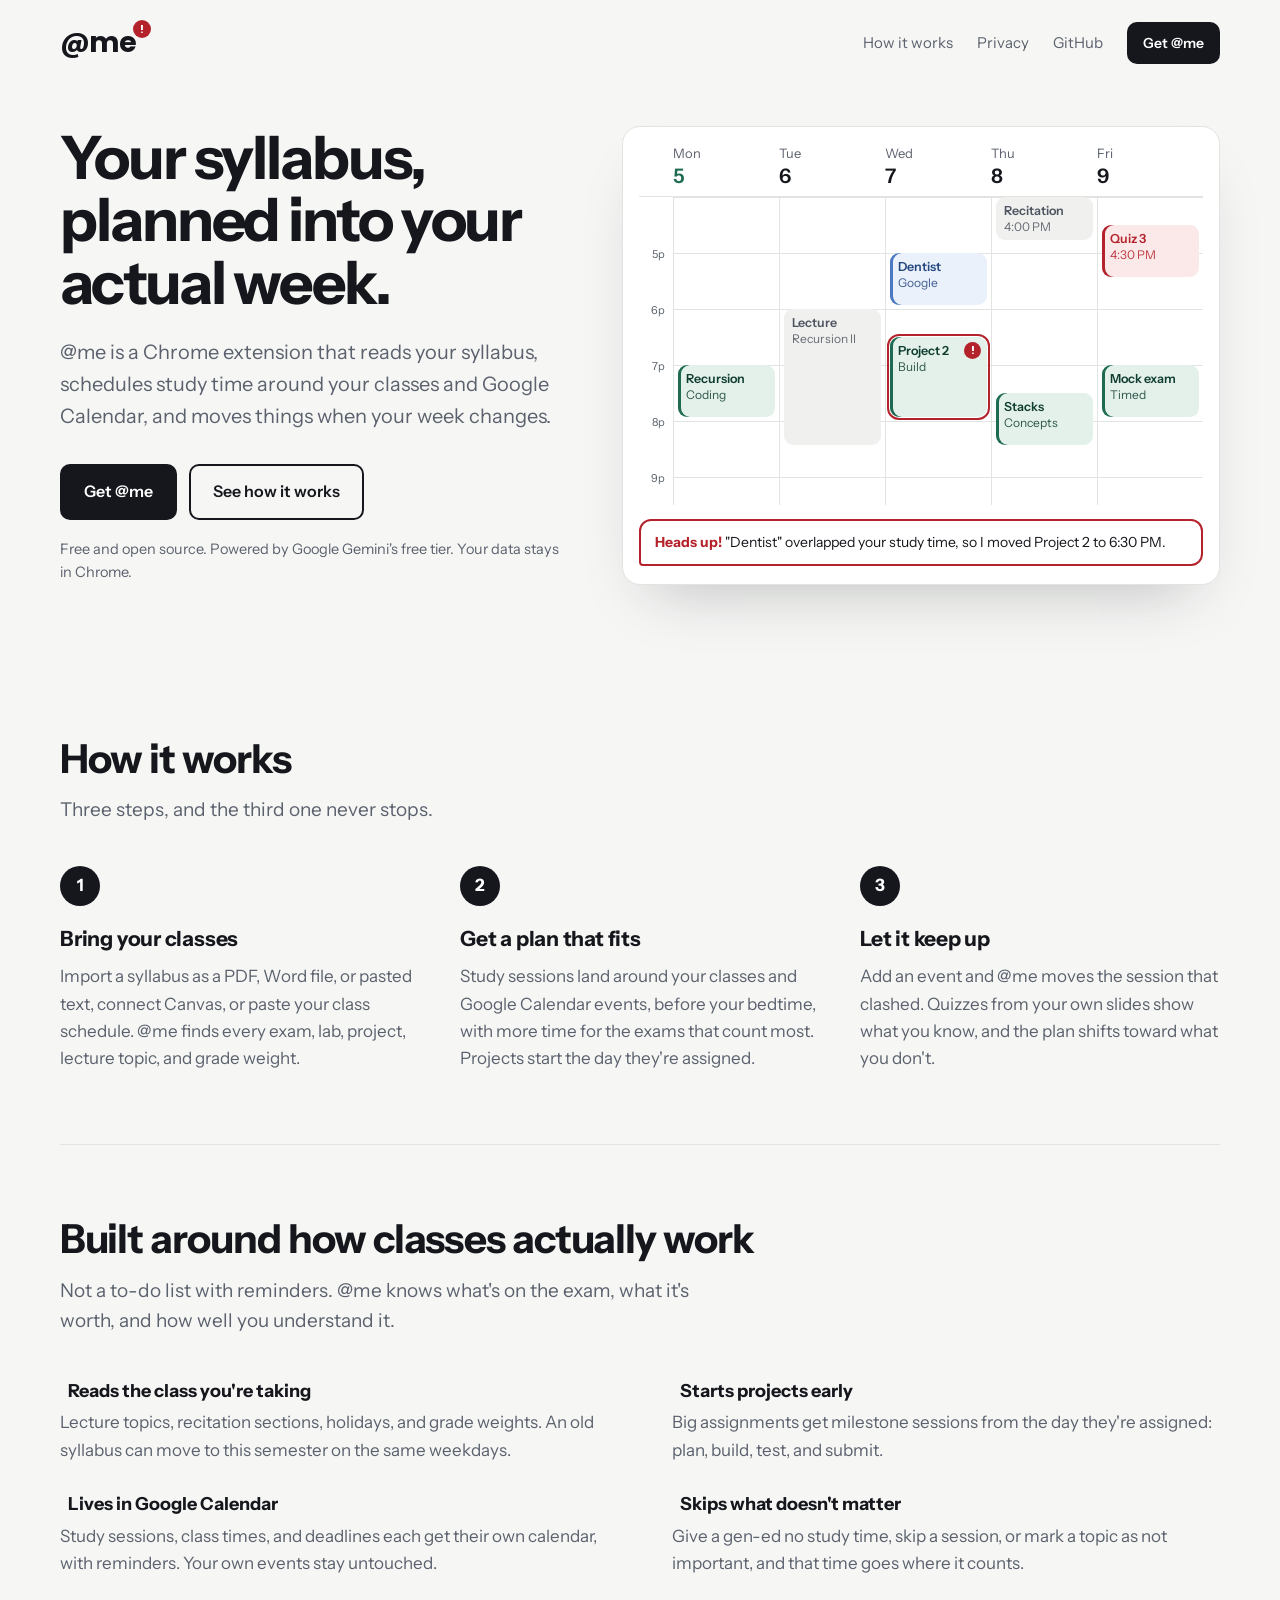
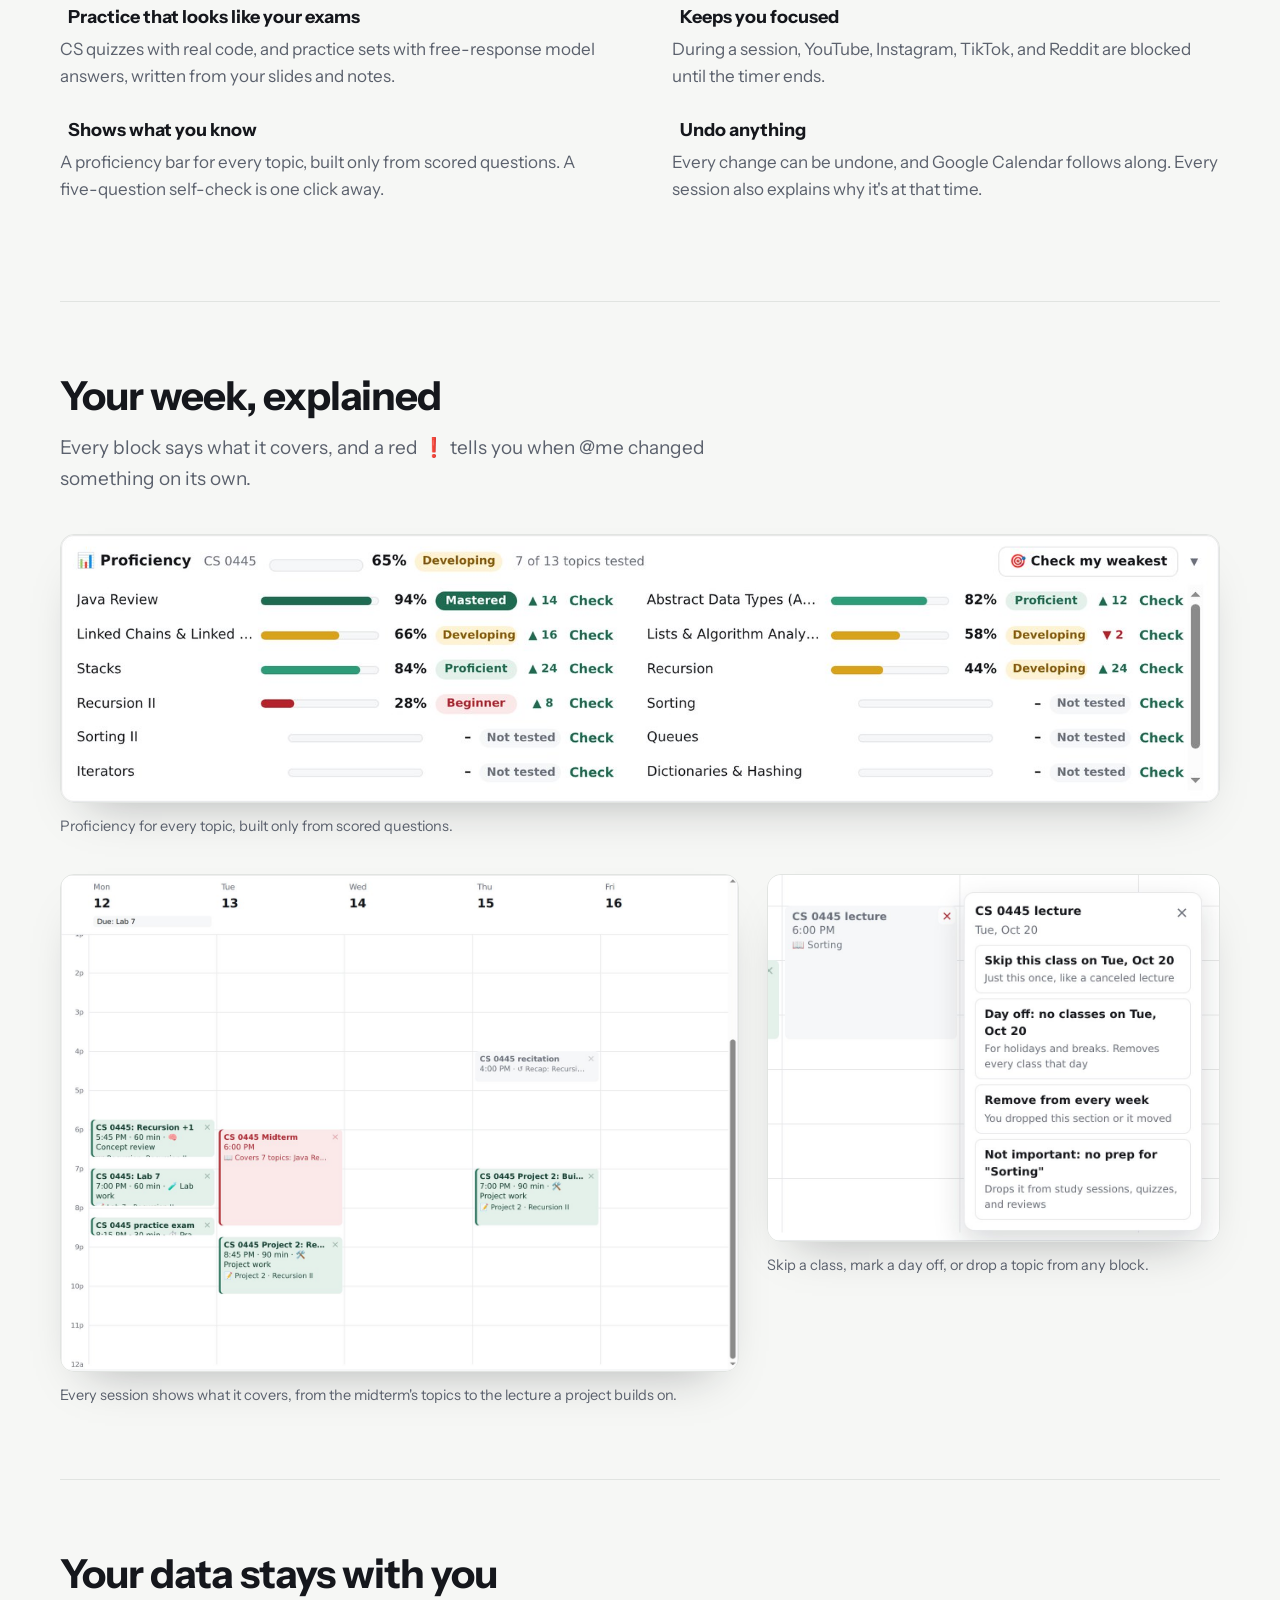
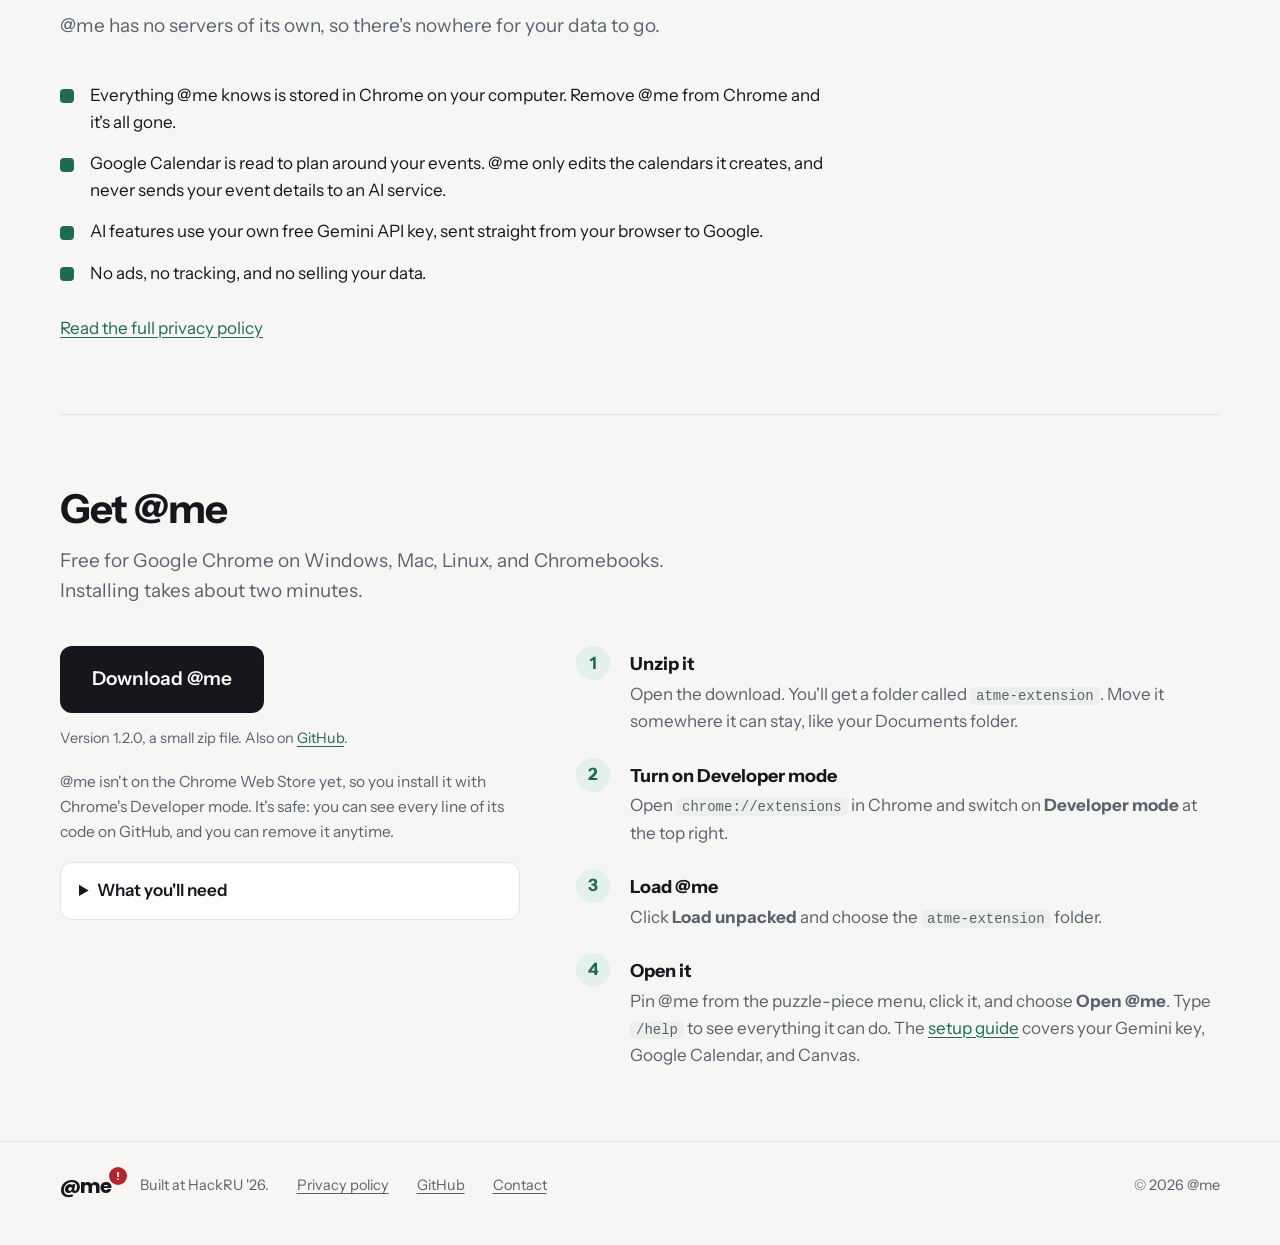
<file: site/index.html>
<!doctype html>
<html lang="en">
<head>
<meta charset="utf-8">
<meta name="viewport" content="width=device-width, initial-scale=1">
<title>@me: your study operator</title>
<meta name="description" content="@me is a Chrome extension that reads your syllabus, plans study time around your classes and Google Calendar, and moves things when your week changes.">
<link rel="canonical" href="https://atme.tech/">
<link rel="icon" type="image/png" href="assets/icon.png">
<meta property="og:type" content="website">
<meta property="og:url" content="https://atme.tech/">
<meta property="og:title" content="@me: your study operator">
<meta property="og:description" content="Reads your syllabus, plans your studying on Google Calendar, and keeps the plan working when your week changes.">
<meta property="og:image" content="https://atme.tech/assets/share.png">
<meta name="twitter:card" content="summary_large_image">
<link rel="preconnect" href="https://fonts.googleapis.com">
<link rel="preconnect" href="https://fonts.gstatic.com" crossorigin>
<link href="https://fonts.googleapis.com/css2?family=Instrument+Sans:wght@400;500;600;700&family=Poppins:wght@700&display=swap" rel="stylesheet">
<link rel="stylesheet" href="style.css">
</head>
<body>
<div class="wrap">
  <header class="top">
    <a class="mark" href="index.html" aria-label="@me home">@me</a>
    <nav aria-label="Main">
      <a href="#how" class="hide-sm">How it works</a>
      <a href="privacy.html" class="hide-sm">Privacy</a>
      <a href="https://github.com/kyuhan28/atme" class="hide-sm">GitHub</a>
      <a class="btn small" href="#install">Get @me</a>
    </nav>
  </header>

  <main>
    <div class="hero">
      <div>
        <h1>Your syllabus, planned into your actual week.</h1>
        <p class="lead">@me is a Chrome extension that reads your syllabus, schedules study time around your classes and Google Calendar, and moves things when your week changes.</p>
        <div class="ctas">
          <a class="btn" href="#install">Get @me</a>
          <a class="btn quiet" href="#how">See how it works</a>
        </div>
        <p class="note">Free and open source. Powered by Google Gemini's free tier. Your data stays in Chrome.</p>
      </div>

      <figure class="week" aria-label="A week in @me: classes, study sessions, and a session moved for a new Google Calendar event">
        <div class="week-hd" aria-hidden="true"><span></span><span class="today">Mon<b>5</b></span><span>Tue<b>6</b></span><span>Wed<b>7</b></span><span>Thu<b>8</b></span><span>Fri<b>9</b></span></div>
        <div class="week-bd" aria-hidden="true">
          <div class="hrs"><span style="top:calc(var(--hour)*1)">5p</span><span style="top:calc(var(--hour)*2)">6p</span><span style="top:calc(var(--hour)*3)">7p</span><span style="top:calc(var(--hour)*4)">8p</span><span style="top:calc(var(--hour)*5)">9p</span></div>
          <div class="day">
            <div class="blk study" style="--i:0;top:calc(var(--hour)*3);height:calc(var(--hour) - 4px)"><b>Recursion</b><span>Coding</span></div>
          </div>
          <div class="day">
            <div class="blk cls" style="top:calc(var(--hour)*2);height:calc(var(--hour)*2.5 - 4px)"><b>Lecture</b><span>Recursion II</span></div>
          </div>
          <div class="day">
            <div class="blk study ghost" style="--i:1;top:calc(var(--hour)*1);height:calc(var(--hour) - 4px)"><b>Project 2</b><span>Build</span></div>
            <div class="blk gev" style="top:calc(var(--hour)*1);height:calc(var(--hour) - 4px)"><b>Dentist</b><span>Google</span></div>
            <div class="blk study moved" style="top:calc(var(--hour)*2.5);height:calc(var(--hour)*1.5 - 4px)"><b>Project 2</b><span>Build</span></div>
          </div>
          <div class="day">
            <div class="blk cls" style="top:0;height:calc(var(--hour)*.83 - 4px)"><b>Recitation</b><span>4:00 PM</span></div>
            <div class="blk study" style="--i:2;top:calc(var(--hour)*3.5);height:calc(var(--hour) - 4px)"><b>Stacks</b><span>Concepts</span></div>
          </div>
          <div class="day">
            <div class="blk exam" style="top:calc(var(--hour)*.5);height:calc(var(--hour) - 4px)"><b>Quiz 3</b><span>4:30 PM</span></div>
            <div class="blk study" style="--i:3;top:calc(var(--hour)*3);height:calc(var(--hour) - 4px)"><b>Mock exam</b><span>Timed</span></div>
          </div>
        </div>
        <p class="week-msg"><b>Heads up!</b> "Dentist" overlapped your study time, so I moved Project 2 to 6:30 PM.</p>
      </figure>
    </div>

    <section id="how">
      <h2>How it works</h2>
      <p class="lede">Three steps, and the third one never stops.</p>
      <ol class="steps">
        <li><h3>Bring your classes</h3><p>Import a syllabus as a PDF, Word file, or pasted text, connect Canvas, or paste your class schedule. @me finds every exam, lab, project, lecture topic, and grade weight.</p></li>
        <li><h3>Get a plan that fits</h3><p>Study sessions land around your classes and Google Calendar events, before your bedtime, with more time for the exams that count most. Projects start the day they're assigned.</p></li>
        <li><h3>Let it keep up</h3><p>Add an event and @me moves the session that clashed. Quizzes from your own slides show what you know, and the plan shifts toward what you don't.</p></li>
      </ol>
    </section>

    <section>
      <h2>Built around how classes actually work</h2>
      <p class="lede">Not a to-do list with reminders. @me knows what's on the exam, what it's worth, and how well you understand it.</p>
      <div class="features">
        <div class="feature"><h3><span class="ic" aria-hidden="true"></span>Reads the class you're taking</h3><p>Lecture topics, recitation sections, holidays, and grade weights. An old syllabus can move to this semester on the same weekdays.</p></div>
        <div class="feature"><h3><span class="ic" aria-hidden="true"></span>Lives in Google Calendar</h3><p>Study sessions, class times, and deadlines each get their own calendar, with reminders. Your own events stay untouched.</p></div>
        <div class="feature"><h3><span class="ic" aria-hidden="true"></span>Practice that looks like your exams</h3><p>CS quizzes with real code, and practice sets with free-response model answers, written from your slides and notes.</p></div>
        <div class="feature"><h3><span class="ic" aria-hidden="true"></span>Shows what you know</h3><p>A proficiency bar for every topic, built only from scored questions. A five-question self-check is one click away.</p></div>
        <div class="feature"><h3><span class="ic" aria-hidden="true"></span>Starts projects early</h3><p>Big assignments get milestone sessions from the day they're assigned: plan, build, test, and submit.</p></div>
        <div class="feature"><h3><span class="ic" aria-hidden="true"></span>Skips what doesn't matter</h3><p>Give a gen-ed no study time, skip a session, or mark a topic as not important, and that time goes where it counts.</p></div>
        <div class="feature"><h3><span class="ic" aria-hidden="true"></span>Keeps you focused</h3><p>During a session, YouTube, Instagram, TikTok, and Reddit are blocked until the timer ends.</p></div>
        <div class="feature"><h3><span class="ic" aria-hidden="true"></span>Undo anything</h3><p>Every change can be undone, and Google Calendar follows along. Every session also explains why it's at that time.</p></div>
      </div>
    </section>

    <section>
      <h2>Your week, explained</h2>
      <p class="lede">Every block says what it covers, and a red ❗ tells you when @me changed something on its own.</p>
      <div class="shots">
        <figure class="wide"><img src="assets/proficiency.jpg" width="1600" height="369" alt="The proficiency panel: each lecture topic has a bar, a percentage, a level from Beginner to Mastered, and a trend arrow" loading="lazy"><figcaption>Proficiency for every topic, built only from scored questions.</figcaption></figure>
        <figure><img src="assets/dashboard.jpg" width="1600" height="1172" alt="A midterm week in @me: the exam, project milestone sessions, a lab session, and a practice exam, each labeled with what it covers" loading="lazy"><figcaption>Every session shows what it covers, from the midterm's topics to the lecture a project builds on.</figcaption></figure>
        <figure><img src="assets/block-menu.jpg" width="1060" height="860" alt="The menu on a lecture block, with options to skip the class, mark a day off, remove it from every week, or mark its topic not important" loading="lazy"><figcaption>Skip a class, mark a day off, or drop a topic from any block.</figcaption></figure>
      </div>
    </section>

    <section>
      <h2>Your data stays with you</h2>
      <p class="lede">@me has no servers of its own, so there's nowhere for your data to go.</p>
      <ul class="privacy-list">
        <li>Everything @me knows is stored in Chrome on your computer. Remove @me from Chrome and it's all gone.</li>
        <li>Google Calendar is read to plan around your events. @me only edits the calendars it creates, and never sends your event details to an AI service.</li>
        <li>AI features use your own free Gemini API key, sent straight from your browser to Google.</li>
        <li>No ads, no tracking, and no selling your data.</li>
      </ul>
      <a href="privacy.html">Read the full privacy policy</a>
    </section>

    <section id="install">
      <h2>Get @me</h2>
      <p class="lede">Free for Google Chrome on Windows, Mac, Linux, and Chromebooks. Installing takes about two minutes.</p>
      <div class="install">
        <div class="dl">
          <a class="btn big" href="atme-extension.zip" download>Download @me</a>
          <p class="note">Version 1.2.0, a small zip file. Also on <a href="https://github.com/kyuhan28/atme/releases/latest">GitHub</a>.</p>
          <p class="why">@me isn't on the Chrome Web Store yet, so you install it with Chrome's Developer mode. It's safe: you can see every line of its code on GitHub, and you can remove it anytime.</p>
          <details>
            <summary>What you'll need</summary>
            <ul>
              <li>Google Chrome</li>
              <li>A Google account, to connect Google Calendar</li>
              <li>Optional: a free Gemini API key from Google AI Studio, for reading PDFs and writing quizzes. @me works without one.</li>
            </ul>
          </details>
        </div>
        <ol class="isteps">
          <li><h3>Unzip it</h3><p>Open the download. You'll get a folder called <code>atme-extension</code>. Move it somewhere it can stay, like your Documents folder.</p></li>
          <li><h3>Turn on Developer mode</h3><p>Open <code>chrome://extensions</code> in Chrome and switch on <b>Developer mode</b> at the top right.</p></li>
          <li><h3>Load @me</h3><p>Click <b>Load unpacked</b> and choose the <code>atme-extension</code> folder.</p></li>
          <li><h3>Open it</h3><p>Pin @me from the puzzle-piece menu, click it, and choose <b>Open @me</b>. Type <code>/help</code> to see everything it can do. The <a href="https://github.com/kyuhan28/atme/blob/main/docs/SETUP.md">setup guide</a> covers your Gemini key, Google Calendar, and Canvas.</p></li>
        </ol>
      </div>
    </section>
  </main>
</div>

<footer>
  <div class="wrap">
    <a class="mark" href="index.html" aria-label="@me home" style="font-size:20px">@me</a>
    <span>Built at HackRU '26.</span>
    <a href="privacy.html">Privacy policy</a>
    <a href="https://github.com/kyuhan28/atme">GitHub</a>
    <a href="mailto:hankyumin05@gmail.com">Contact</a>
    <span class="right">© 2026 @me</span>
  </div>
</footer>
</body>
</html>
</file>
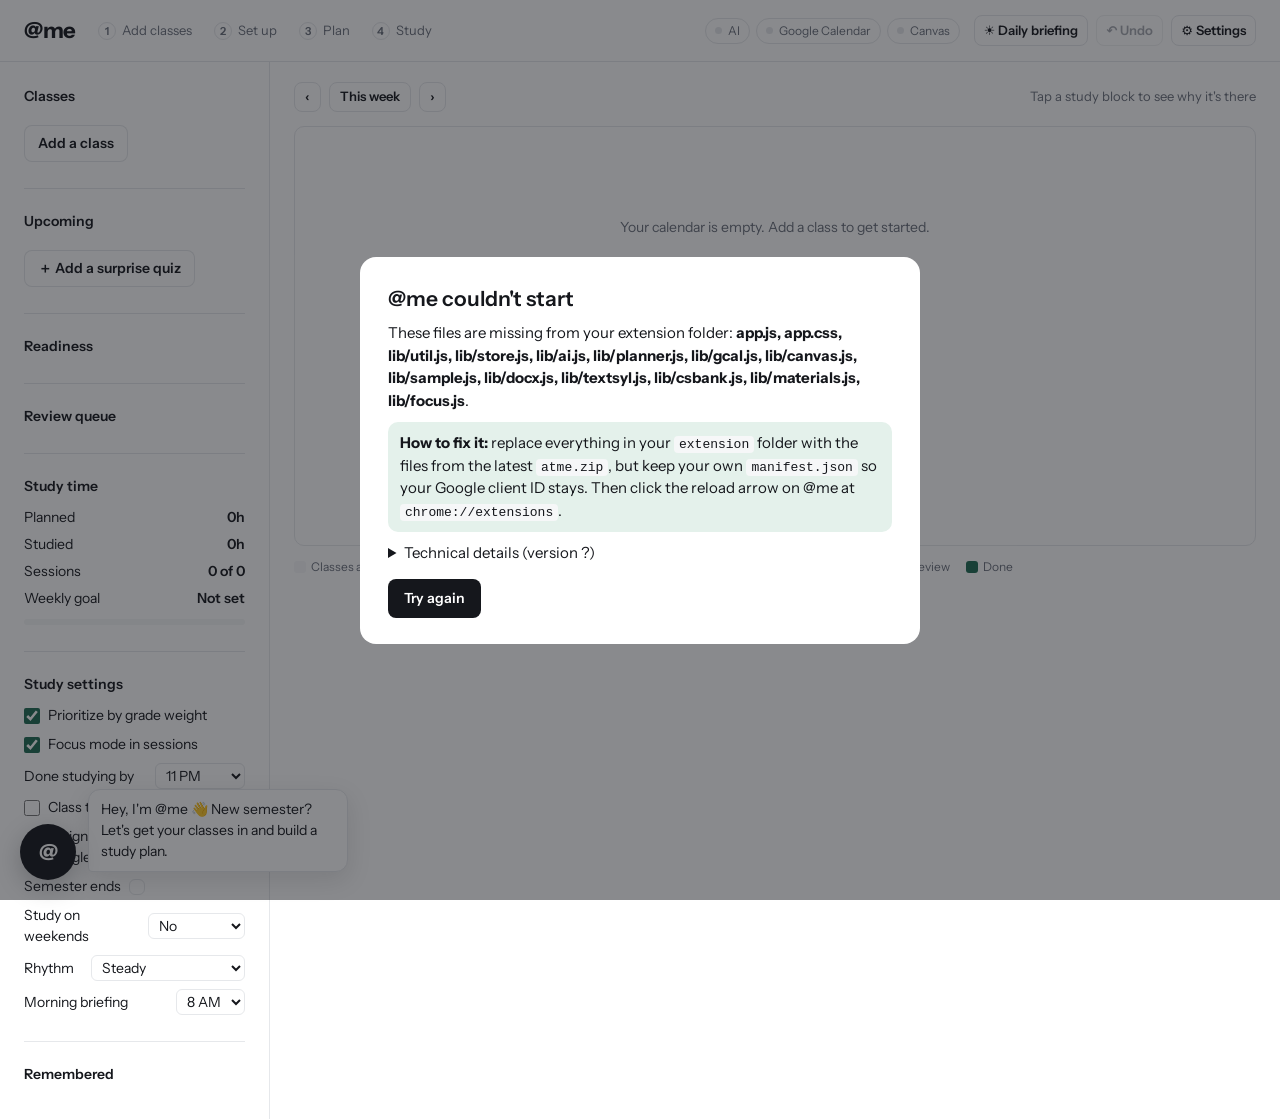
<file: extension/app.html>
<!doctype html>
<html lang="en">
<head>
<meta charset="utf-8">
<meta name="viewport" content="width=device-width, initial-scale=1">
<title>@me, your study operator</title>
<link rel="preconnect" href="https://fonts.googleapis.com">
<link href="https://fonts.googleapis.com/css2?family=Instrument+Sans:wght@400;500;600;700&family=Geist+Mono:wght@400;500&display=swap" rel="stylesheet">
<link rel="stylesheet" href="app.css">
</head>
<body>
<div class="top">
  <div class="brand">@me</div>
  <ol class="steps" id="steps">
    <li data-s="0"><span>1</span>Add classes</li>
    <li data-s="1"><span>2</span>Set up</li>
    <li data-s="2"><span>3</span>Plan</li>
    <li data-s="3"><span>4</span>Study</li>
  </ol>
  <div class="status">
    <button class="chip-s" id="stAI" title="Gemini AI: open Settings"><i></i>AI</button>
    <button class="chip-s" id="stGoogle" title="Google Calendar"><i></i>Google Calendar</button>
    <button class="chip-s" id="stCanvas" title="Canvas"><i></i>Canvas</button>
  </div>
  <div class="ai" id="ai"><i></i><span>AI idle</span></div>
  <div class="tbs"><button class="tb" id="briefBtn">☀️ Daily briefing</button>
    <button class="tb" id="undoBtn" disabled aria-keyshortcuts="Control+Z">↶ Undo</button>
    <button class="tb" id="settingsBtn" aria-label="Settings">⚙ Settings</button></div>
</div>

<div class="main">
  <aside>
    <section>
      <h2>Classes</h2>
      <div id="courses"></div>
      <button class="btn ghost mini" id="addClass">Add a class</button>
    </section>
    <section>
      <h2>Upcoming</h2>
      <ul class="alist" id="alist"></ul>
      <button class="btn ghost mini sq" id="sqBtn">＋ Add a surprise quiz</button>
    </section>
    <section>
      <h2 id="readyH">Readiness</h2>
      <div id="topics"></div>
    </section>
    <section>
      <h2>Review queue</h2>
      <div id="reviews"></div>
    </section>
    <section>
      <h2>Study time</h2>
      <div class="stat"><span>Planned</span><b id="sPlan">0h</b></div>
      <div class="stat"><span>Studied</span><b id="sStud">0h</b></div>
      <div class="stat"><span>Sessions</span><b id="sSes">0 of 0</b></div>
      <div class="stat"><span>Weekly goal</span><b id="sGoal">Not set</b></div>
      <div class="track"><i id="sTrack"></i></div>
    </section>
    <section>
      <h2>Study settings</h2>
      <label class="set"><input type="checkbox" id="setGrades" checked> Prioritize by grade weight</label>
      <label class="set"><input type="checkbox" id="setFocus" checked> Focus mode in sessions</label>
      <label class="set" for="setBed">Done studying by
        <select id="setBed"><option value="22">10 PM</option><option value="23" selected>11 PM</option><option value="24">Midnight</option></select></label>
      <label class="set"><input type="checkbox" id="setClassCal"> Class times in Google Calendar</label>
      <label class="set"><input type="checkbox" id="setDueCal"> Assignments and exams in Google Calendar</label>
      <label class="set" for="setTermEnd">Semester ends
        <input type="date" id="setTermEnd" class="dateset"></label>
      <label class="set" for="setWeekend">Study on weekends
        <select id="setWeekend"><option value="none">No</option><option value="sat">Saturdays</option><option value="sun">Sundays</option><option value="both">Both days</option></select></label>
      <label class="set" for="setRhythm">Rhythm
        <select id="setRhythm"><option value="steady">Steady</option><option value="late">Closer to deadlines</option></select></label>
      <label class="set" for="setBrief">Morning briefing
        <select id="setBrief"><option value="0">Off</option><option value="7">7 AM</option><option value="8" selected>8 AM</option><option value="9">9 AM</option></select></label>
    </section>
    <section>
      <h2>Remembered</h2>
      <ul class="mem" id="mem"></ul>
    </section>
  </aside>

  <section class="center" id="center">
    <section class="prof" id="prof" aria-label="Proficiency by topic" hidden></section>
    <div class="calnav">
      <button class="tb" id="prevW" aria-label="Previous week">‹</button>
      <button class="tb" id="thisW">This week</button>
      <button class="tb" id="nextW" aria-label="Next week">›</button>
      <b id="wkLabel"></b>
      <span class="muted" style="margin-left:auto">Tap a study block to see why it's there</span>
    </div>
    <div class="calwrap" id="calwrap"><div class="cal" id="cal"></div><div class="empty-cal" id="emptyCal">Your calendar is empty. Add a class to get started.</div></div>
    <div class="legend">
      <span><i style="background:var(--surface)"></i>Classes and busy time</span>
      <span><i style="background:#EAF1FB;box-shadow:inset 3px 0 0 #4A78C2"></i>Google Calendar</span>
      <span><i style="background:var(--exam-soft);box-shadow:inset 3px 0 0 var(--exam)"></i>Exam</span>
      <span><i style="background:var(--accent-soft);box-shadow:inset 3px 0 0 var(--accent)"></i>Study session</span>
      <span><i style="border:1px dashed var(--accent)"></i>Spaced review</span>
      <span><i style="background:#EEF0F3;box-shadow:inset 3px 0 0 var(--text)"></i>Group review</span>
      <span><i style="background:var(--accent)"></i>Done</span>
    </div>
  </section>

  <section class="chat" id="chat" role="dialog" aria-label="@me assistant">
    <div class="hd"><div class="av" aria-hidden="true">@</div><div class="who"><b>@me</b><small>Your study operator</small></div>
      <button class="x" id="helpBtn" aria-label="Help: what @me can do" title="What can @me do? (/help)">?</button>
      <button class="x" id="close" aria-label="Minimize @me">–</button></div>
    <div class="stream" id="stream" aria-live="polite"></div>
    <div class="composer">
      <div class="slashmenu" id="slashMenu" role="listbox" aria-label="Commands" hidden></div>
      <input class="field" id="input" placeholder="Ask me anything, or type /" aria-label="Message @me" aria-autocomplete="list" aria-controls="slashMenu">
      <button class="btn" id="send">Send</button>
    </div>
  </section>
</div>
<div class="nudge" id="nudge">Hey, I'm @me 👋 New semester? Let's get your classes in and build a study plan.</div>
<button class="launch" id="launch" aria-label="Open @me" aria-expanded="false">@<span class="dot"></span><span class="bang" aria-hidden="true">!</span></button>
<div class="focusbar" id="focusbar" role="status"><span id="focusText">Focus mode on</span><button class="end" id="endBtn">End session</button></div>
<div class="modal" id="sqModal" role="dialog" aria-modal="true" aria-labelledby="sqH"><div class="box">
  <h3 id="sqH">Add a surprise quiz 😬</h3>
  <p class="muted" style="margin:0">Professor sprang one on you? Tell me about it and I'll squeeze in some prep.</p>
  <label for="sqCourse">Class</label><select class="field" id="sqCourse"></select>
  <label for="sqName">What is it?</label><input class="field" id="sqName" value="Surprise quiz">
  <label for="sqTopics">What does it cover?</label><input class="field" id="sqTopics" placeholder="e.g. Chapter 4, derivatives, the last two lectures">
  <div class="row2"><div><label for="sqDate">Date</label><input class="field" type="date" id="sqDate"></div>
    <div><label for="sqTime">Time (optional)</label><input class="field" type="time" id="sqTime"></div></div>
  <p class="muted" id="sqErr" style="color:var(--exam);margin:8px 0 0" hidden></p>
  <div class="btns"><button class="btn" id="sqAdd">Add quiz</button><button class="btn ghost" id="sqCancel">Cancel</button></div>
</div></div>
<div class="modal" id="ctModal" role="dialog" aria-modal="true" aria-labelledby="ctH"><div class="box">
  <h3 id="ctH">Add class times</h3>
  <p class="muted" style="margin:0">So I never plan study time on top of class.</p>
  <label for="ctCourse">Class</label><select class="field" id="ctCourse"></select>
  <label for="ctType">Type</label>
  <select class="field" id="ctType"><option value="lecture">Lecture</option><option value="lab">Lab</option><option value="recitation">Recitation</option><option value="discussion">Discussion</option></select>
  <label>Days</label>
  <div class="chips" id="ctDays">
    <button class="chip" aria-pressed="false" data-v="mon">Mon</button><button class="chip" aria-pressed="false" data-v="tue">Tue</button>
    <button class="chip" aria-pressed="false" data-v="wed">Wed</button><button class="chip" aria-pressed="false" data-v="thu">Thu</button>
    <button class="chip" aria-pressed="false" data-v="fri">Fri</button></div>
  <div class="row2"><div><label for="ctStart">Starts</label><input class="field" type="time" id="ctStart"></div>
    <div><label for="ctEnd">Ends</label><input class="field" type="time" id="ctEnd"></div></div>
  <p class="muted" id="ctErr" style="color:var(--exam);margin:8px 0 0" hidden></p>
  <div class="btns"><button class="btn" id="ctSave">Add times</button><button class="btn ghost" id="ctCancel">Cancel</button></div>
</div></div>
<script src="boot.js"></script>
<script type="module" src="app.js"></script>
</body>
</html>
</file>
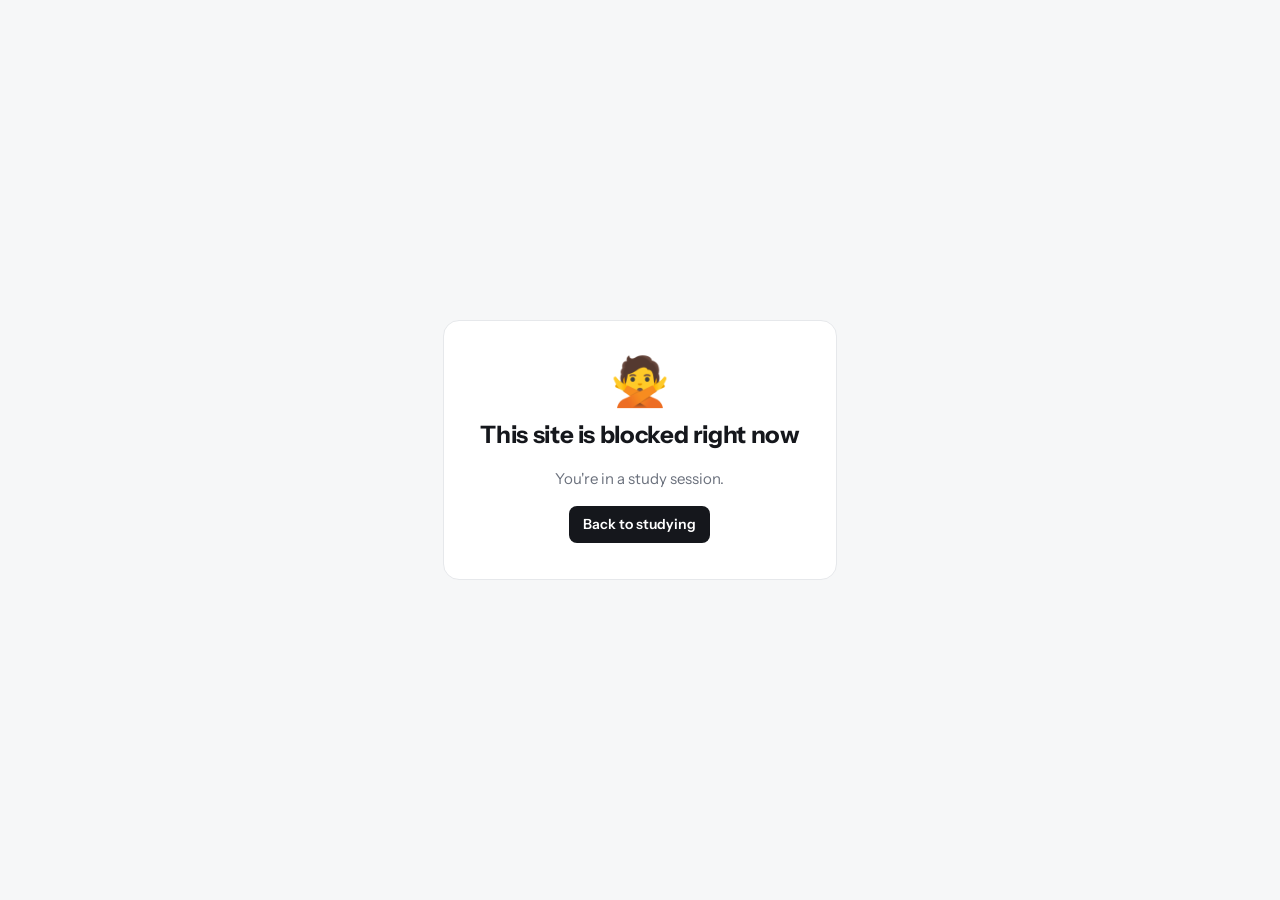
<file: extension/blocked.html>
<!doctype html>
<html lang="en">
<head>
<meta charset="utf-8">
<title>Blocked by @me</title>
<link rel="preconnect" href="https://fonts.googleapis.com">
<link href="https://fonts.googleapis.com/css2?family=Instrument+Sans:wght@400;600;700&display=swap" rel="stylesheet">
<link rel="stylesheet" href="pages.css">
</head>
<body class="blocked">
  <div class="box">
    <div class="big" aria-hidden="true">🙅</div>
    <h1 id="h">This site is blocked right now</h1>
    <p id="t" class="muted">You're in a study session.</p>
    <button class="btn" id="back">Back to studying</button>
  </div>
  <script type="module" src="blocked.js"></script>
</body>
</html>
</file>
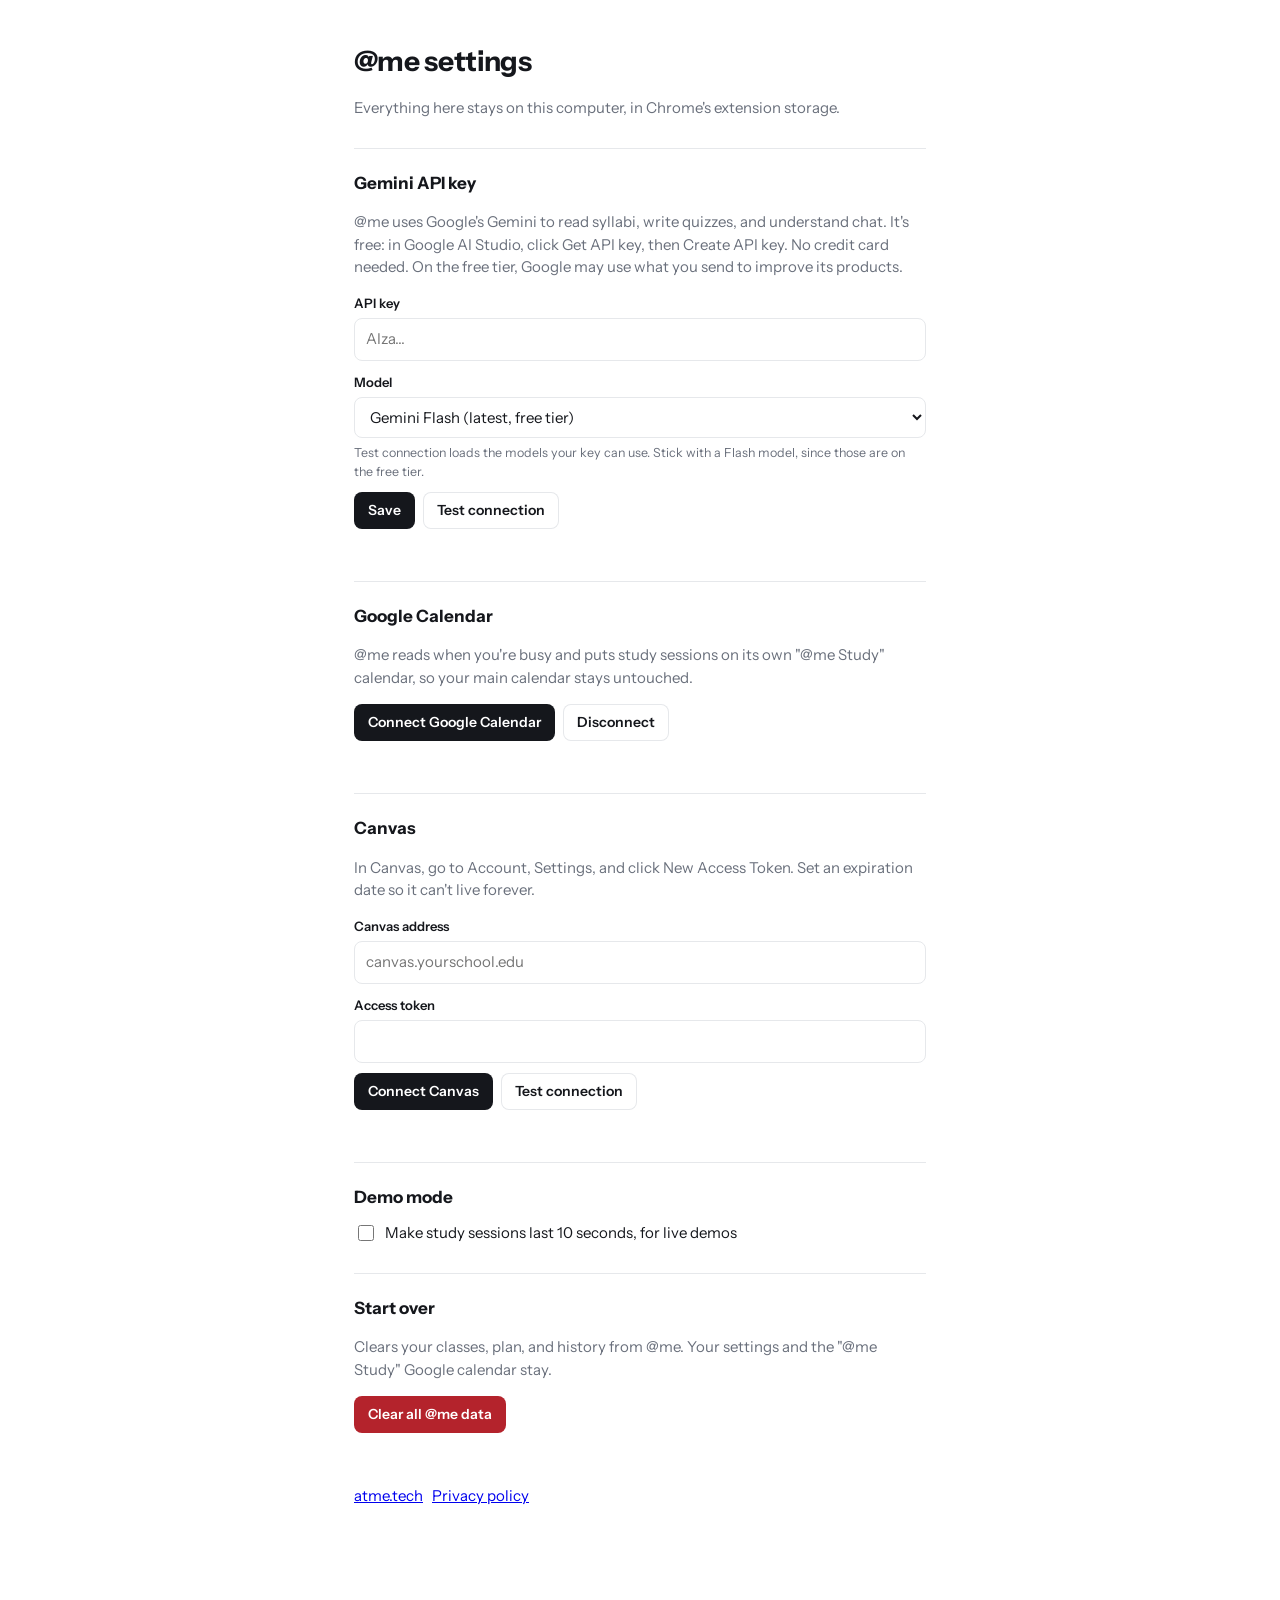
<file: extension/options.html>
<!doctype html>
<html lang="en">
<head>
<meta charset="utf-8">
<title>@me settings</title>
<link rel="preconnect" href="https://fonts.googleapis.com">
<link href="https://fonts.googleapis.com/css2?family=Instrument+Sans:wght@400;500;600;700&display=swap" rel="stylesheet">
<link rel="stylesheet" href="pages.css">
</head>
<body class="options">
<main>
  <h1>@me settings</h1>
  <p class="muted">Everything here stays on this computer, in Chrome's extension storage.</p>

  <section id="geminiBox">
    <h2>Gemini API key</h2>
    <p class="muted">@me uses Google's Gemini to read syllabi, write quizzes, and understand chat. It's free: in Google AI Studio, click Get API key, then Create API key. No credit card needed. On the free tier, Google may use what you send to improve its products.</p>
    <label for="geminiKey">API key</label>
    <input id="geminiKey" type="password" autocomplete="off" placeholder="AIza...">
    <label for="geminiModel">Model</label>
    <select id="geminiModel"><option value="gemini-flash-latest">Gemini Flash (latest, free tier)</option></select>
    <p class="muted small" style="margin:6px 0 0">Test connection loads the models your key can use. Stick with a Flash model, since those are on the free tier.</p>
    <div class="row"><button class="btn" id="saveGemini">Save</button><button class="btn ghost" id="testGemini">Test connection</button></div>
    <p class="status" id="geminiMsg"></p>
  </section>

  <section>
    <h2>Google Calendar</h2>
    <p class="muted">@me reads when you're busy and puts study sessions on its own "@me Study" calendar, so your main calendar stays untouched.</p>
    <div class="row"><button class="btn" id="gConnect">Connect Google Calendar</button><button class="btn ghost" id="gDisconnect">Disconnect</button></div>
    <p class="status" id="gMsg"></p>
  </section>

  <section>
    <h2>Canvas</h2>
    <p class="muted">In Canvas, go to Account, Settings, and click New Access Token. Set an expiration date so it can't live forever.</p>
    <label for="domain">Canvas address</label>
    <input id="domain" placeholder="canvas.yourschool.edu">
    <label for="token">Access token</label>
    <input id="token" type="password" autocomplete="off">
    <div class="row"><button class="btn" id="cConnect">Connect Canvas</button><button class="btn ghost" id="cTest">Test connection</button></div>
    <p class="status" id="cMsg"></p>
  </section>

  <section>
    <h2>Demo mode</h2>
    <label class="check"><input type="checkbox" id="demo"> Make study sessions last 10 seconds, for live demos</label>
  </section>

  <section>
    <h2>Start over</h2>
    <p class="muted">Clears your classes, plan, and history from @me. Your settings and the "@me Study" Google calendar stay.</p>
    <button class="btn danger" id="reset">Clear all @me data</button>
    <p class="status" id="rMsg"></p>
  </section>
  <p class="muted" style="margin-top:28px"><a href="https://atme.tech" target="_blank" rel="noopener">atme.tech</a> &nbsp; <a href="https://atme.tech/privacy.html" target="_blank" rel="noopener">Privacy policy</a></p>
</main>
<script type="module" src="options.js"></script>
</body>
</html>
</file>
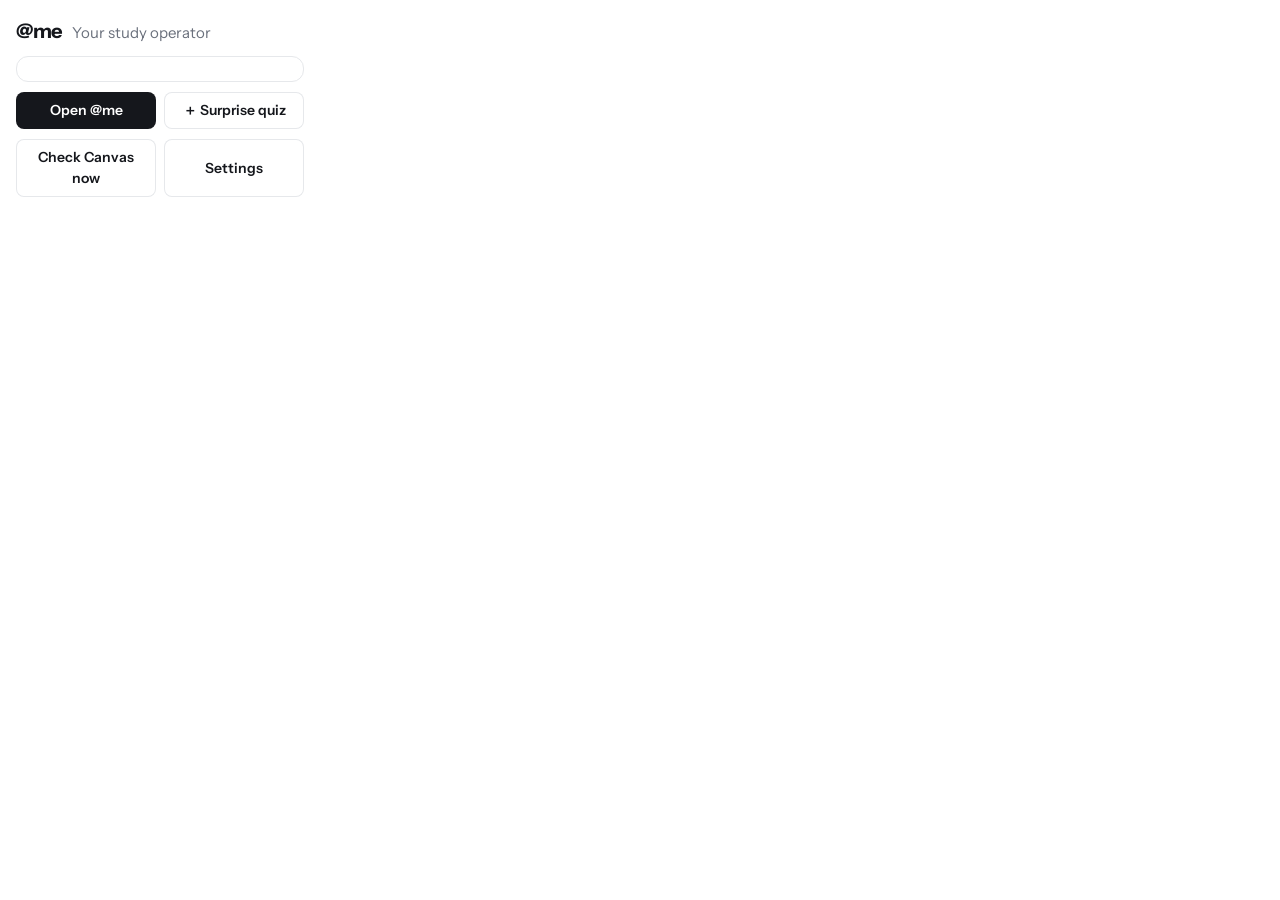
<file: extension/popup.html>
<!doctype html>
<html lang="en">
<head>
<meta charset="utf-8">
<link href="https://fonts.googleapis.com/css2?family=Instrument+Sans:wght@400;600;700&display=swap" rel="stylesheet">
<link rel="stylesheet" href="pages.css">
</head>
<body class="popup">
  <header><b class="brand">@me</b><span class="muted" id="sub">Your study operator</span></header>
  <div id="alert" class="alert" hidden></div>
  <div id="next" class="block"></div>
  <div class="row">
    <button class="btn" id="open">Open @me</button>
    <button class="btn ghost" id="quiz">＋ Surprise quiz</button>
  </div>
  <div class="row">
    <button class="btn ghost" id="poll">Check Canvas now</button>
    <button class="btn ghost" id="settings">Settings</button>
  </div>
  <p class="muted small" id="pollMsg"></p>
  <script type="module" src="popup.js"></script>
</body>
</html>
</file>
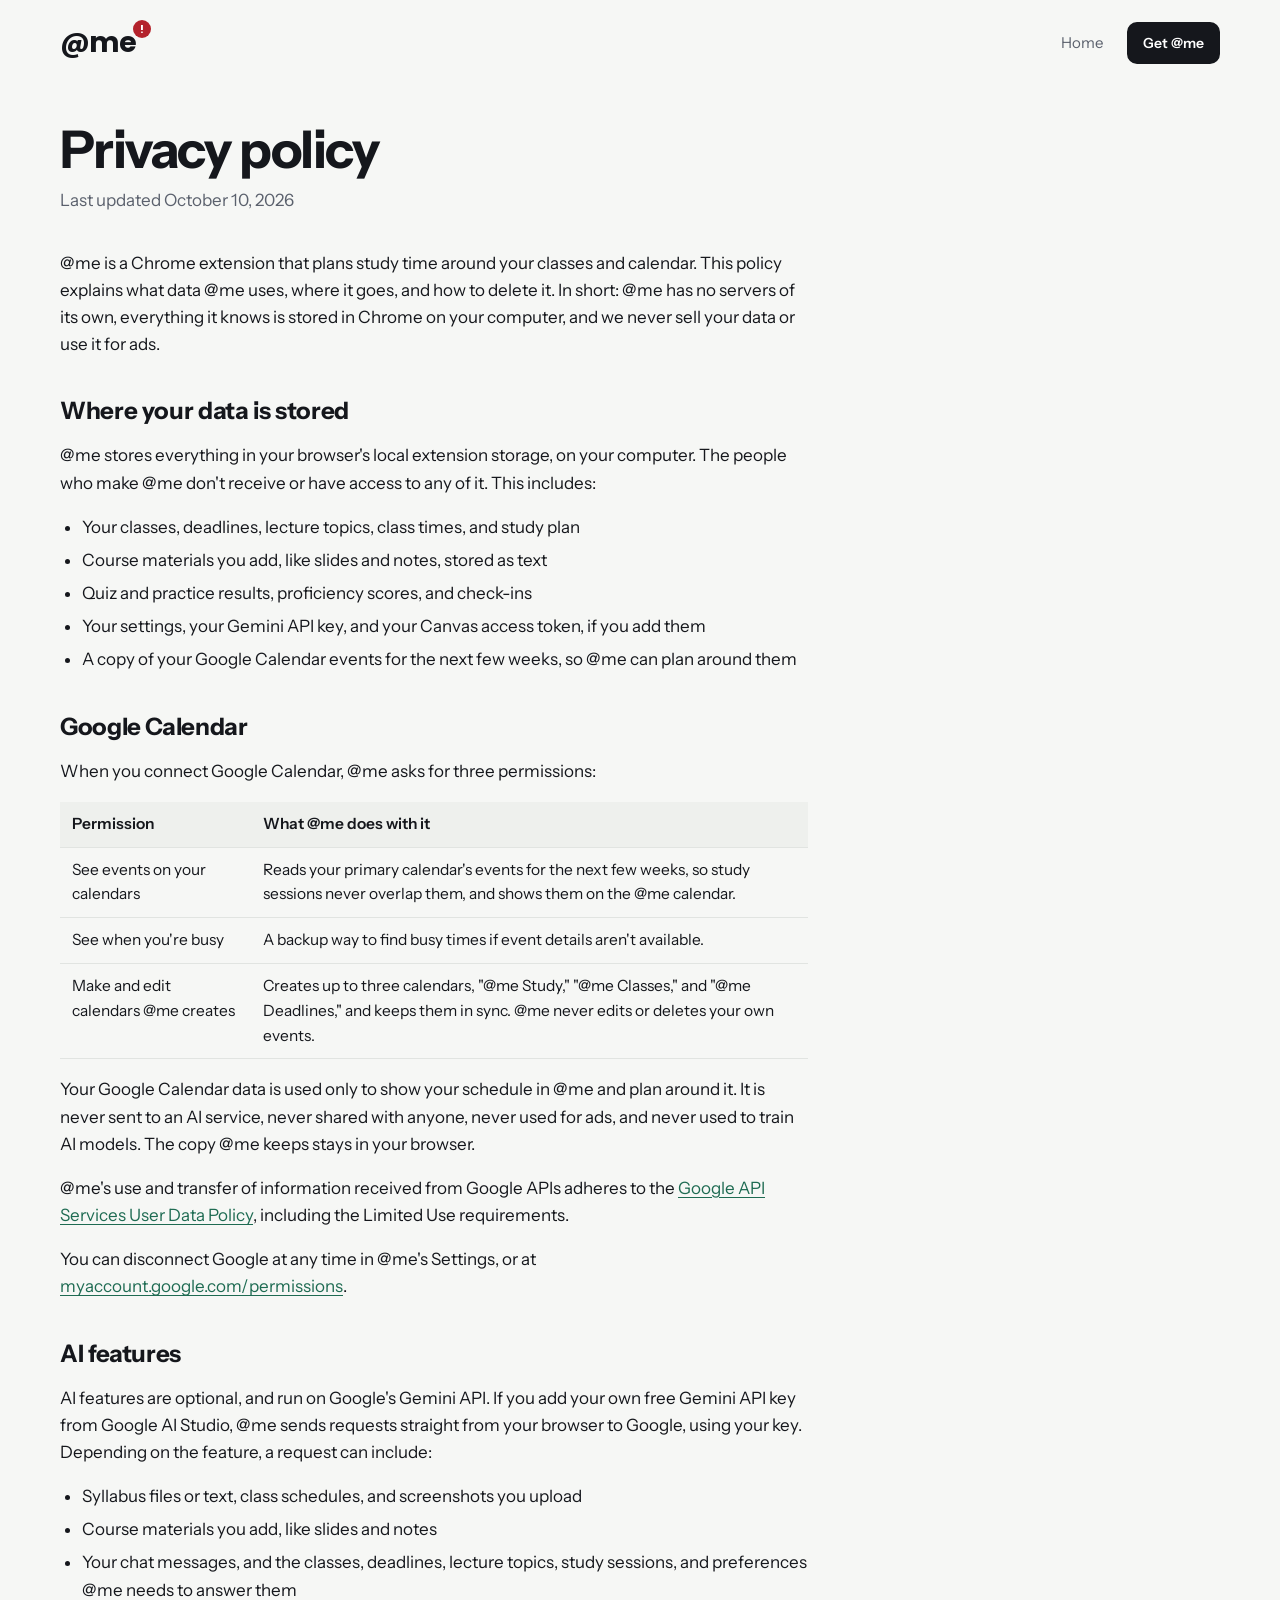
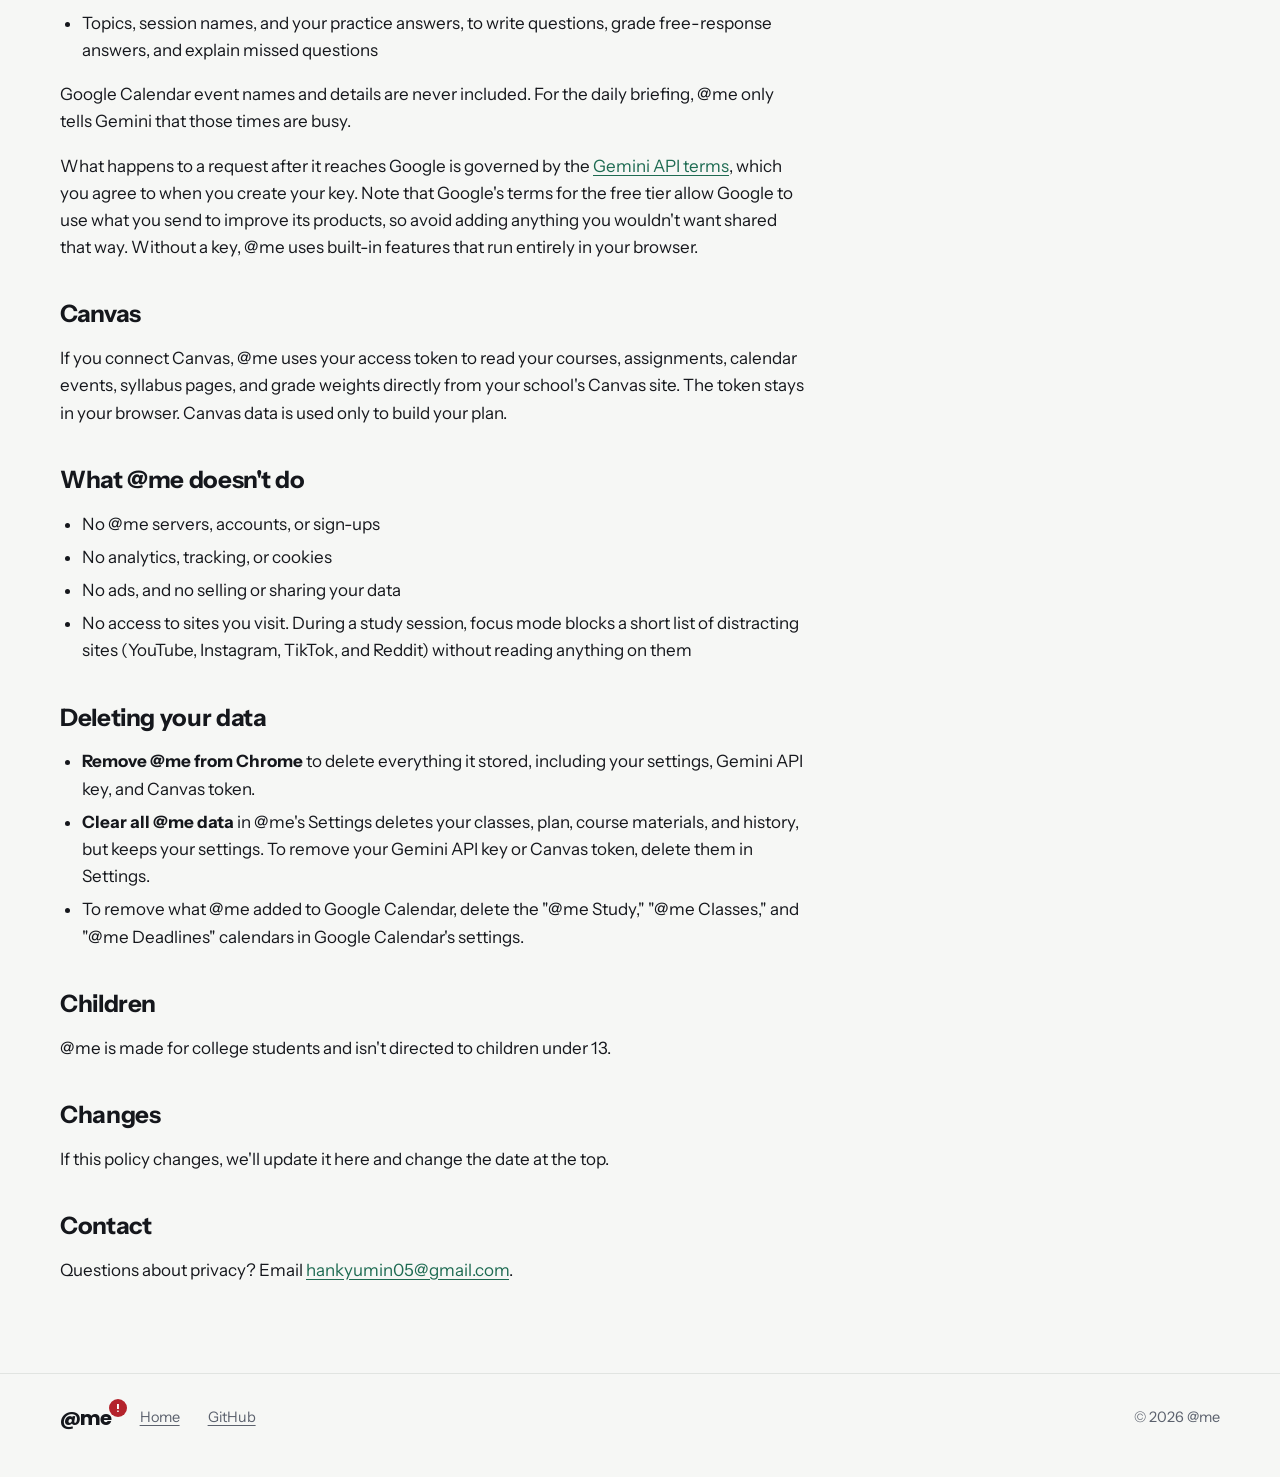
<file: site/privacy.html>
<!doctype html>
<html lang="en">
<head>
<meta charset="utf-8">
<meta name="viewport" content="width=device-width, initial-scale=1">
<title>Privacy policy | @me</title>
<meta name="description" content="How the @me Chrome extension handles your data: stored in your browser, no @me servers, no ads, and no selling data.">
<link rel="canonical" href="https://atme.tech/privacy.html">
<link rel="icon" type="image/png" href="assets/icon.png">
<link rel="preconnect" href="https://fonts.googleapis.com">
<link rel="preconnect" href="https://fonts.gstatic.com" crossorigin>
<link href="https://fonts.googleapis.com/css2?family=Instrument+Sans:wght@400;500;600;700&family=Poppins:wght@700&display=swap" rel="stylesheet">
<link rel="stylesheet" href="style.css">
</head>
<body>
<div class="wrap">
  <header class="top">
    <a class="mark" href="index.html" aria-label="@me home">@me</a>
    <nav aria-label="Main"><a href="index.html">Home</a><a class="btn small" href="index.html#install">Get @me</a></nav>
  </header>

  <main class="doc">
    <h1>Privacy policy</h1>
    <p class="updated">Last updated October 10, 2026</p>

    <p>@me is a Chrome extension that plans study time around your classes and calendar. This policy explains what data @me uses, where it goes, and how to delete it. In short: @me has no servers of its own, everything it knows is stored in Chrome on your computer, and we never sell your data or use it for ads.</p>

    <h2>Where your data is stored</h2>
    <p>@me stores everything in your browser's local extension storage, on your computer. The people who make @me don't receive or have access to any of it. This includes:</p>
    <ul>
      <li>Your classes, deadlines, lecture topics, class times, and study plan</li>
      <li>Course materials you add, like slides and notes, stored as text</li>
      <li>Quiz and practice results, proficiency scores, and check-ins</li>
      <li>Your settings, your Gemini API key, and your Canvas access token, if you add them</li>
      <li>A copy of your Google Calendar events for the next few weeks, so @me can plan around them</li>
    </ul>

    <h2>Google Calendar</h2>
    <p>When you connect Google Calendar, @me asks for three permissions:</p>
    <table>
      <tr><th>Permission</th><th>What @me does with it</th></tr>
      <tr><td>See events on your calendars</td><td>Reads your primary calendar's events for the next few weeks, so study sessions never overlap them, and shows them on the @me calendar.</td></tr>
      <tr><td>See when you're busy</td><td>A backup way to find busy times if event details aren't available.</td></tr>
      <tr><td>Make and edit calendars @me creates</td><td>Creates up to three calendars, "@me Study," "@me Classes," and "@me Deadlines," and keeps them in sync. @me never edits or deletes your own events.</td></tr>
    </table>
    <p>Your Google Calendar data is used only to show your schedule in @me and plan around it. It is never sent to an AI service, never shared with anyone, never used for ads, and never used to train AI models. The copy @me keeps stays in your browser.</p>
    <p>@me's use and transfer of information received from Google APIs adheres to the <a href="https://developers.google.com/terms/api-services-user-data-policy">Google API Services User Data Policy</a>, including the Limited Use requirements.</p>
    <p>You can disconnect Google at any time in @me's Settings, or at <a href="https://myaccount.google.com/permissions">myaccount.google.com/permissions</a>.</p>

    <h2>AI features</h2>
    <p>AI features are optional, and run on Google's Gemini API. If you add your own free Gemini API key from Google AI Studio, @me sends requests straight from your browser to Google, using your key. Depending on the feature, a request can include:</p>
    <ul>
      <li>Syllabus files or text, class schedules, and screenshots you upload</li>
      <li>Course materials you add, like slides and notes</li>
      <li>Your chat messages, and the classes, deadlines, lecture topics, study sessions, and preferences @me needs to answer them</li>
      <li>Topics, session names, and your practice answers, to write questions, grade free-response answers, and explain missed questions</li>
    </ul>
    <p>Google Calendar event names and details are never included. For the daily briefing, @me only tells Gemini that those times are busy.</p>
    <p>What happens to a request after it reaches Google is governed by the <a href="https://ai.google.dev/gemini-api/terms">Gemini API terms</a>, which you agree to when you create your key. Note that Google's terms for the free tier allow Google to use what you send to improve its products, so avoid adding anything you wouldn't want shared that way. Without a key, @me uses built-in features that run entirely in your browser.</p>

    <h2>Canvas</h2>
    <p>If you connect Canvas, @me uses your access token to read your courses, assignments, calendar events, syllabus pages, and grade weights directly from your school's Canvas site. The token stays in your browser. Canvas data is used only to build your plan.</p>

    <h2>What @me doesn't do</h2>
    <ul>
      <li>No @me servers, accounts, or sign-ups</li>
      <li>No analytics, tracking, or cookies</li>
      <li>No ads, and no selling or sharing your data</li>
      <li>No access to sites you visit. During a study session, focus mode blocks a short list of distracting sites (YouTube, Instagram, TikTok, and Reddit) without reading anything on them</li>
    </ul>

    <h2>Deleting your data</h2>
    <ul>
      <li><b>Remove @me from Chrome</b> to delete everything it stored, including your settings, Gemini API key, and Canvas token.</li>
      <li><b>Clear all @me data</b> in @me's Settings deletes your classes, plan, course materials, and history, but keeps your settings. To remove your Gemini API key or Canvas token, delete them in Settings.</li>
      <li>To remove what @me added to Google Calendar, delete the "@me Study," "@me Classes," and "@me Deadlines" calendars in Google Calendar's settings.</li>
    </ul>

    <h2>Children</h2>
    <p>@me is made for college students and isn't directed to children under 13.</p>

    <h2>Changes</h2>
    <p>If this policy changes, we'll update it here and change the date at the top.</p>

    <h2>Contact</h2>
    <p>Questions about privacy? Email <a href="mailto:hankyumin05@gmail.com">hankyumin05@gmail.com</a>.</p>
  </main>
</div>
<footer>
  <div class="wrap">
    <a class="mark" href="index.html" aria-label="@me home" style="font-size:20px">@me</a>
    <a href="index.html">Home</a>
    <a href="https://github.com/kyuhan28/atme">GitHub</a>
    <span class="right">© 2026 @me</span>
  </div>
</footer>
</body>
</html>
</file>
<file: site/style.css>
:root {
  --paper: #F6F7F5;
  --ink: #15171C;
  --ink-2: #5B616D;
  --line: #E1E4E1;
  --pine: #1E6B52;
  --mint: #E4F1EB;
  --alert: #B4232C;
  --alert-soft: #FBE9EA;
  --sky: #EAF1FB;
  --sky-ink: #24477F;
  --google: #4A78C2;
  --hour: 56px;
}
* { box-sizing: border-box; }
html { scroll-behavior: smooth; }
body {
  margin: 0; background: var(--paper); color: var(--ink);
  font: 400 17px/1.6 "Instrument Sans", system-ui, sans-serif;
  -webkit-font-smoothing: antialiased;
}
a { color: var(--pine); text-underline-offset: 3px; }
a:focus-visible, button:focus-visible, summary:focus-visible { outline: 3px solid var(--pine); outline-offset: 3px; border-radius: 6px; }
img { max-width: 100%; height: auto; display: block; }
.wrap { width: min(1160px, 100% - 48px); margin: 0 auto; }

/* top bar */
.top { display: flex; align-items: center; gap: 28px; padding: 22px 0; }
.mark { font: 700 28px/1 Poppins, "Instrument Sans", sans-serif; letter-spacing: -.04em; color: var(--ink); text-decoration: none; position: relative; }
.mark::after { content: "!"; position: absolute; top: -9px; right: -15px; width: 18px; height: 18px; border-radius: 50%; background: var(--alert); color: #fff; font: 700 11px/18px Poppins, sans-serif; text-align: center; letter-spacing: 0; }
.top nav { margin-left: auto; display: flex; align-items: center; gap: 24px; font-size: 15px; }
.top nav a:not(.btn) { color: var(--ink-2); text-decoration: none; }
.top nav a:not(.btn):hover { color: var(--ink); }

.btn { display: inline-block; background: var(--ink); color: #fff; text-decoration: none; font-weight: 600; font-size: 16px; padding: 13px 22px; border-radius: 10px; border: 2px solid var(--ink); }
.btn:hover { background: #2A2E37; border-color: #2A2E37; }
.btn.quiet { background: transparent; color: var(--ink); }
.btn.quiet:hover { background: #fff; }
.btn.small { font-size: 14px; padding: 8px 14px; }

/* hero: the week itself */
.hero { display: grid; grid-template-columns: minmax(0, 11fr) minmax(0, 13fr); gap: 56px; align-items: center; padding: 40px 0 80px; }
.hero h1 { font-size: clamp(40px, 4.8vw, 60px); line-height: 1.04; letter-spacing: -.035em; font-weight: 700; margin: 0 0 22px; }
.hero .lead { font-size: 20px; color: var(--ink-2); margin: 0 0 32px; max-width: 30em; }
.ctas { display: flex; flex-wrap: wrap; gap: 12px; }
.hero .note { font-size: 14.5px; color: var(--ink-2); margin: 18px 0 0; }

.week { background: #fff; border: 1px solid var(--line); border-radius: 18px; padding: 16px 16px 18px; box-shadow: 0 30px 60px -30px rgba(21, 23, 28, .28); }
.week-hd { display: grid; grid-template-columns: 34px repeat(5, 1fr); font-size: 13px; color: var(--ink-2); padding-bottom: 8px; border-bottom: 1px solid var(--line); }
.week-hd b { display: block; font-size: 20px; color: var(--ink); line-height: 1.2; font-weight: 600; }
.week-hd .today b { color: var(--pine); }
.week-bd { display: grid; grid-template-columns: 34px repeat(5, 1fr); position: relative; }
.hrs { position: relative; height: calc(var(--hour) * 5.5); }
.hrs span { position: absolute; right: 8px; font-size: 11px; color: var(--ink-2); transform: translateY(-7px); }
.day { position: relative; height: calc(var(--hour) * 5.5); border-left: 1px solid var(--line); background-image: linear-gradient(var(--line) 1px, transparent 1px); background-size: 100% var(--hour); }
.blk { position: absolute; left: 4px; right: 4px; border-radius: 9px; padding: 6px 8px; font-size: 12px; line-height: 1.3; overflow: hidden; }
.blk b { display: block; font-size: 12.5px; font-weight: 600; white-space: nowrap; overflow: hidden; text-overflow: ellipsis; }
.blk span { display: block; opacity: .85; white-space: nowrap; overflow: hidden; text-overflow: ellipsis; }
.cls { background: #F0F1EF; color: #4F5560; }
.study { background: var(--mint); color: #0F3D2F; box-shadow: inset 3px 0 0 var(--pine); }
.gev { background: var(--sky); color: var(--sky-ink); box-shadow: inset 3px 0 0 var(--google); }
.exam { background: var(--alert-soft); color: var(--alert); box-shadow: inset 3px 0 0 var(--alert); }
.moved::after { content: "!"; position: absolute; top: 5px; right: 6px; width: 17px; height: 17px; border-radius: 50%; background: var(--alert); color: #fff; font: 700 11px/17px Poppins, sans-serif; text-align: center; }
.moved { outline: 2px solid var(--alert); outline-offset: 1px; }
.week-msg { margin: 14px 0 0; padding: 10px 14px; border-radius: 12px 12px 12px 4px; border: 2px solid var(--alert); font-size: 14px; background: #fff; }
.week-msg b { color: var(--alert); }

/* the one orchestrated moment: classes, then study time, then a Google event moves a session */
@media (prefers-reduced-motion: no-preference) {
  .cls, .exam { animation: appear .45s ease-out both; }
  .study { animation: slide .5s cubic-bezier(.2, .8, .2, 1) both; animation-delay: calc(.6s + var(--i, 0) * .12s); }
  .gev { animation: drop .45s cubic-bezier(.2, .8, .2, 1) both; animation-delay: 1.9s; }
  .ghost { animation: leave .35s ease-in both; animation-delay: 2.35s; }
  .moved { animation: slide .45s cubic-bezier(.2, .8, .2, 1) both, pulse .5s ease-out 3.2s; animation-delay: 2.65s, 3.2s; }
  .moved::after { animation: pop .35s cubic-bezier(.3, 1.6, .5, 1) both; animation-delay: 3.05s; }
  .week-msg { animation: appear .4s ease-out both; animation-delay: 3.3s; }
}
@keyframes appear { from { opacity: 0; } }
@keyframes slide { from { opacity: 0; transform: translateY(10px); } }
@keyframes drop { from { opacity: 0; transform: translateY(-16px); } }
@keyframes leave { to { opacity: 0; transform: scale(.94); } }
@keyframes pop { from { transform: scale(0); } }
@keyframes pulse { 50% { outline-offset: 4px; } }
.ghost { pointer-events: none; }
@media (prefers-reduced-motion: reduce) { .ghost { display: none; } }

/* sections */
section { padding: 72px 0; }
section + section { border-top: 1px solid var(--line); }
h2 { font-size: clamp(30px, 3.4vw, 40px); line-height: 1.12; letter-spacing: -.025em; margin: 0 0 14px; font-weight: 700; }
.lede { font-size: 19px; color: var(--ink-2); max-width: 36em; margin: 0 0 40px; }

.steps { list-style: none; padding: 0; margin: 0; display: grid; grid-template-columns: repeat(3, 1fr); gap: 40px; counter-reset: step; }
.steps li { counter-increment: step; }
.steps li::before { content: counter(step); display: grid; place-items: center; width: 40px; height: 40px; border-radius: 50%; background: var(--ink); color: #fff; font-weight: 700; margin-bottom: 16px; }
.steps h3 { font-size: 21px; margin: 0 0 8px; letter-spacing: -.01em; }
.steps p { margin: 0; color: var(--ink-2); }

.features { columns: 2; column-gap: 64px; }
.feature { break-inside: avoid; padding: 0 0 26px; }
.feature h3 { font-size: 18px; margin: 0 0 4px; }
.feature h3 .ic { margin-right: 8px; }
.feature p { margin: 0; color: var(--ink-2); }

.shots { display: grid; grid-template-columns: 3fr 2fr; gap: 36px 28px; align-items: start; }
.shots .wide { grid-column: 1 / -1; }
figure { margin: 0; }
figure img { border-radius: 14px; border: 1px solid var(--line); box-shadow: 0 24px 48px -28px rgba(21, 23, 28, .35); }
figcaption { font-size: 14.5px; color: var(--ink-2); margin-top: 12px; }

.privacy-list { list-style: none; padding: 0; margin: 0 0 28px; display: grid; gap: 14px; max-width: 46em; }
.privacy-list li { padding-left: 30px; position: relative; }
.privacy-list li::before { content: ""; position: absolute; left: 0; top: .45em; width: 14px; height: 14px; border-radius: 4px; background: var(--pine); }

.install { display: grid; grid-template-columns: minmax(0, 5fr) minmax(0, 7fr); gap: 56px; align-items: start; }
.btn.big { font-size: 19px; padding: 16px 30px; border-radius: 12px; }
.dl .note { font-size: 14.5px; color: var(--ink-2); margin: 14px 0 0; }
.dl .why { font-size: 15.5px; color: var(--ink-2); margin: 20px 0 18px; max-width: 30em; }
.isteps { list-style: none; padding: 0; margin: 0; display: grid; gap: 22px; counter-reset: istep; }
.isteps li { counter-increment: istep; display: grid; grid-template-columns: 40px 1fr; column-gap: 14px; }
.isteps li::before { content: counter(istep); grid-row: span 2; display: grid; place-items: center; width: 34px; height: 34px; border-radius: 50%; background: var(--mint); color: var(--pine); font-weight: 700; }
.isteps h3 { font-size: 18px; margin: 4px 0 2px; }
.isteps p { margin: 0; color: var(--ink-2); }
details { border: 1px solid var(--line); border-radius: 12px; padding: 14px 18px; background: #fff; }
summary { cursor: pointer; font-weight: 600; }
code { font: 14px/1.4 ui-monospace, Menlo, Consolas, monospace; background: #EDEFEC; padding: 1px 6px; border-radius: 5px; }

footer { border-top: 1px solid var(--line); padding: 32px 0 48px; font-size: 14.5px; color: var(--ink-2); }
footer .wrap { display: flex; flex-wrap: wrap; gap: 16px 28px; align-items: center; }
footer a { color: var(--ink-2); }
footer .right { margin-left: auto; }

/* privacy policy page */
.doc { max-width: 44em; padding: 24px 0 72px; }
.doc h1 { font-size: clamp(36px, 4.4vw, 52px); letter-spacing: -.03em; line-height: 1.08; margin: 12px 0 8px; }
.doc .updated { color: var(--ink-2); margin: 0 0 36px; }
.doc h2 { font-size: 24px; margin: 40px 0 10px; letter-spacing: -.015em; }
.doc ul { padding-left: 22px; }
.doc li { margin: 6px 0; }
.doc table { border-collapse: collapse; width: 100%; font-size: 15.5px; margin: 8px 0; }
.doc th, .doc td { text-align: left; vertical-align: top; padding: 10px 12px; border-bottom: 1px solid var(--line); }
.doc th { font-weight: 600; background: #EEF0ED; }

/* small screens */
@media (max-width: 900px) {
  .hero { grid-template-columns: 1fr; gap: 36px; padding-top: 16px; }
  .steps, .install, .shots { grid-template-columns: 1fr; gap: 36px; }
  .features { columns: 1; }
  .top nav a.hide-sm { display: none; }
}
@media (max-width: 560px) {
  :root { --hour: 46px; }
  .week-hd, .week-bd { grid-template-columns: 28px repeat(5, minmax(0, 1fr)); }
  .blk { padding: 4px 5px; font-size: 10.5px; } .blk b { font-size: 11px; } .blk span { display: none; }
  .hero .lead { font-size: 18px; }
}
</file>
<file: extension/app.css>
:root{
  --bg:#FFFFFF; --surface:#F6F7F8; --text:#15171C; --muted:#6A707C; --line:#E6E8EB;
  --accent:#1E6B52; --accent-soft:#E4F1EB; --exam:#B4232C; --exam-soft:#FBE9EA;
}
*{box-sizing:border-box}
body{margin:0;background:var(--bg);color:var(--text);font:15px/1.5 "Instrument Sans",system-ui,sans-serif;-webkit-font-smoothing:antialiased}
button,input,select{font:inherit;color:inherit}
:focus-visible{outline:2px solid var(--accent);outline-offset:2px;border-radius:4px}

.top{display:flex;align-items:center;gap:14px;padding:14px 24px;border-bottom:1px solid var(--line);flex-wrap:wrap}
.brand{font-weight:700;font-size:22px;letter-spacing:-.02em}
.steps{display:flex;gap:6px;list-style:none;margin:0;padding:0;font-size:13px}
.steps li{display:flex;align-items:center;gap:6px;padding:4px 10px;border-radius:999px;color:var(--muted)}
.steps li span{width:18px;height:18px;border-radius:50%;display:grid;place-items:center;font-size:11px;font-weight:600;border:1px solid var(--line)}
.steps li.on{color:var(--text);background:var(--surface)}
.steps li.on span{border-color:var(--text)}
.steps li.done span{background:var(--accent);border-color:var(--accent);color:#fff}
.ai{font-size:13px;color:var(--muted);display:flex;align-items:center;gap:6px}
.ai i{width:7px;height:7px;border-radius:50%;background:var(--line)}
.ai.live i{background:var(--accent)} .ai.fallback i{background:#C9A227}
.tb{border:1px solid var(--line);background:#fff;border-radius:8px;padding:5px 11px;font-size:13px;font-weight:600;cursor:pointer;display:flex;align-items:center;gap:6px}
.tb:hover:not(:disabled){border-color:var(--muted)}
.tb:disabled{color:var(--muted);cursor:not-allowed;opacity:.6}
.tbs{display:flex;gap:8px}
.undo-btn{align-self:flex-start;border:0;background:none;color:var(--accent);font-weight:600;font-size:13px;cursor:pointer;padding:0 2px;margin-top:-4px}
.undo-btn:hover:not(:disabled){text-decoration:underline}
.undo-btn:disabled{color:var(--muted);cursor:default}
.card.brief{border-color:var(--accent);background:linear-gradient(var(--accent-soft),#fff 70px)}
.brief h4{font-size:12.5px;color:var(--muted);font-weight:600;margin:14px 0 4px}
.brief ul{margin:0;padding:0;list-style:none;font-size:14px}
.brief li{display:flex;gap:10px;padding:3px 0}
.brief li .t{color:var(--muted);min-width:64px;font-variant-numeric:tabular-nums;font-size:13px;padding-top:1px}
.brief .pep{margin:6px 0 0;font-size:14px}

.main{display:grid;grid-template-columns:270px minmax(0,1fr);min-height:calc(100vh - 63px)}
aside{padding:24px;border-right:1px solid var(--line)}
aside section + section{margin-top:26px;padding-top:22px;border-top:1px solid var(--line)}
h2{font-size:14px;font-weight:600;margin:0 0 10px}
.muted{color:var(--muted);font-size:13px}
.center{position:relative;padding:20px 24px;min-width:0}
.center header{display:flex;align-items:baseline;justify-content:space-between;margin-bottom:16px;gap:12px;flex-wrap:wrap}
.center h1{font-size:24px;font-weight:600;letter-spacing:-.015em;margin:0}

.alist{list-style:none;margin:0;padding:0}
.alist li{padding:7px 0;font-size:14px;line-height:1.35}
.alist .c{font-size:12px;color:var(--muted)}
.alist .d{font-size:12px;color:var(--muted)}
.alist li.exam .d{color:var(--exam);font-weight:600}
.alist li.gone{color:var(--muted);text-decoration:line-through}
.alist li.gone .d{text-decoration:none;color:var(--muted);font-weight:400}
.alist li.new-a{border-left:2px solid var(--accent);padding-left:8px}
.tag{display:inline-block;font-size:11px;color:var(--accent);background:var(--accent-soft);border-radius:4px;padding:0 5px;margin-left:4px;vertical-align:1px;text-decoration:none}

.topic{display:flex;justify-content:space-between;align-items:center;font-size:14px;margin:8px 0;gap:8px}
.topic small{color:var(--muted);font-size:11px;margin-left:auto}
.meter{display:flex;gap:3px}
.meter i{width:14px;height:6px;border-radius:2px;background:var(--line)}
.meter i.f{background:var(--accent)}
.meter.low i.f{background:var(--exam)}
.rq{font-size:14px;margin:6px 0;display:flex;justify-content:space-between;gap:8px}
.rq span:last-child{color:var(--muted);font-size:13px;text-align:right}

.stat{display:flex;justify-content:space-between;font-size:14px;margin:6px 0}
.stat b{font-weight:600}
.track{height:6px;background:var(--surface);border-radius:3px;overflow:hidden;margin-top:10px}
.track i{display:block;height:100%;width:0;background:var(--accent);transition:width .3s}
.mem{list-style:none;padding:0;margin:0;font-size:14px}
.mem li{padding:5px 0 5px 10px;border-left:2px solid var(--line);margin-bottom:6px}
.mem li.new{border-left-color:var(--accent)}
.set{display:flex;align-items:center;gap:8px;font-size:14px;margin:8px 0;cursor:pointer}
.set input{accent-color:var(--accent);width:16px;height:16px;margin:0}
.set select{border:1px solid var(--line);border-radius:6px;padding:2px 6px;margin-left:auto;background:#fff}

.cal{display:grid;grid-template-columns:44px repeat(5,minmax(0,1fr))}
.calnav{display:flex;align-items:center;gap:8px;margin-bottom:14px}
.calnav .tb{padding:4px 10px}
.calnav b{font-size:15px;font-weight:600;margin-left:6px}
.dh.today b{color:var(--accent)}
.dues{display:flex;flex-direction:column;gap:3px;margin-top:6px;min-height:20px}
.due{font-size:11.5px;line-height:1.25;padding:2px 6px;border-radius:4px;background:var(--surface);color:var(--text)}
.due.exam{background:var(--exam-soft);color:var(--exam);font-weight:600}
.nowline{position:absolute;left:0;right:0;height:0;border-top:2px solid var(--exam);z-index:3}
.nowline::before{content:"";position:absolute;left:-4px;top:-5px;width:8px;height:8px;border-radius:50%;background:var(--exam)}
.ev.cls{background:var(--surface);color:var(--muted)}
.empty-cal{position:absolute;inset:60px 0 auto;text-align:center;color:var(--muted);font-size:14px;pointer-events:none}
.gc{color:var(--accent);font-weight:600;font-size:13.5px;text-decoration:none}
.gc:hover{text-decoration:underline}
.slist{list-style:none;margin:8px 0 0;padding:0;font-size:13.5px;max-height:220px;overflow:auto}
.slist li{display:flex;justify-content:space-between;gap:10px;padding:5px 0;border-top:1px solid var(--line)}
.slist li span{min-width:0}
.slist small{display:block;color:var(--muted);font-size:12px}
.course{padding:6px 0;font-size:14px}
.course small{display:block;color:var(--muted);font-size:12px}
.hint{font-size:12.5px;color:var(--muted);margin:6px 0 0}
.launch .bang{position:absolute;top:-5px;right:-5px;min-width:24px;height:24px;border-radius:12px;background:var(--exam);color:#fff;font:700 15px/20px "Instrument Sans";text-align:center;border:2px solid #fff;display:none}
.launch.alert .bang{display:block;animation:bump .5s cubic-bezier(.2,.8,.2,1)}
.launch.alert .dot{display:none}
@keyframes bump{0%{transform:scale(.3)}60%{transform:scale(1.25)}100%{transform:scale(1)}}
.nudge.alert{border-color:var(--exam);box-shadow:0 8px 24px rgba(180,35,44,.18)}
.nudge.alert b{color:var(--exam)}
.ev.fresh{outline:2px solid var(--exam);outline-offset:1px}
.ev.fresh::after{content:"!";position:absolute;top:3px;right:4px;width:16px;height:16px;border-radius:50%;background:var(--exam);color:#fff;font-weight:700;font-size:11px;line-height:16px;text-align:center}
.ev.flash{animation:flash 1.2s ease 2}
@keyframes flash{50%{box-shadow:0 0 0 6px rgba(180,35,44,.25)}}
.card.alertcard{border-color:var(--exam)}
.card.alertcard h3{color:var(--exam)}
.sq{color:var(--exam);border-color:var(--exam-soft)}
.modal{position:fixed;inset:0;z-index:45;background:rgba(21,23,28,.45);display:none;place-items:center;padding:16px}
.modal.on{display:grid}
.modal .box{background:#fff;border-radius:16px;padding:22px;width:min(440px,100%);box-shadow:0 20px 60px rgba(21,23,28,.25)}
.modal h3{margin:0 0 4px;font-size:18px}
.modal label{display:block;font-size:13px;font-weight:600;margin:12px 0 5px}
.modal .row2{display:grid;grid-template-columns:1fr 1fr;gap:10px}
.modal .row2 label{margin-top:12px}
.dh{padding:0 8px 10px;font-size:13px;color:var(--muted);min-width:0}
.dh b{display:block;font-size:20px;color:var(--text);font-weight:600}
.hrs,.col{position:relative;height:var(--colh,1088px)}
.hrs div{position:absolute;right:8px;font-size:11px;color:var(--muted);transform:translateY(-7px)}
.col{border-left:1px solid var(--line);background-image:linear-gradient(var(--line) 1px,transparent 1px);background-size:100% var(--hh,56px)}
.ev{position:absolute;left:4px;right:4px;border-radius:6px;padding:4px 8px;font-size:12px;line-height:1.3;overflow:hidden}
.ev b{display:block;font-weight:600;font-size:12.5px}
.ev.busy{background:var(--surface);color:var(--muted)}
.ev.exam{background:var(--exam-soft);color:var(--exam);box-shadow:inset 3px 0 0 var(--exam)}
.ev.study{background:var(--accent-soft);color:#0F3D2F;box-shadow:inset 3px 0 0 var(--accent);animation:draw .5s cubic-bezier(.2,.8,.2,1) both;cursor:pointer}
.ev.study:hover{filter:brightness(.97)}
.ev.study.extra{background:#fff;box-shadow:inset 3px 0 0 var(--accent),inset 0 0 0 1px var(--accent)}
.ev.study.review{background:#fff;box-shadow:inset 3px 0 0 var(--accent);border:1px dashed var(--accent);padding:2px 8px}
.ev.study.group{background:#EEF0F3;color:var(--text);box-shadow:inset 3px 0 0 var(--text)}
.ev.study.done{background:var(--accent);color:#fff;border-color:transparent}
.ev.study.active{outline:2px solid var(--text);outline-offset:1px}
@keyframes draw{from{clip-path:inset(0 0 100% 0)}to{clip-path:inset(0)}}
.legend{display:flex;gap:16px;flex-wrap:wrap;font-size:12px;color:var(--muted);margin-top:12px}
.legend i{display:inline-block;width:12px;height:12px;border-radius:3px;vertical-align:-2px;margin-right:5px}

.pop{position:absolute;z-index:15;width:290px;background:#fff;border:1px solid var(--line);border-radius:12px;padding:14px 16px;box-shadow:0 14px 36px rgba(21,23,28,.16)}
.pop h4{margin:0;font-size:14px}
.pop .muted{margin:2px 0 0}
.pop ul{margin:10px 0 0;padding-left:18px;font-size:13.5px}
.pop li{margin:5px 0}
.pop .x{position:absolute;top:8px;right:8px}

.grp{padding:8px 0;font-size:14px}
.grp + .grp{border-top:1px solid var(--line)}
.grp .meta{font-size:12px;color:var(--muted)}
.avs{display:flex;margin:5px 0 3px}
.avs i{width:24px;height:24px;border-radius:50%;background:var(--accent-soft);color:var(--accent);border:2px solid #fff;margin-left:-6px;font:600 10px/20px "Instrument Sans";font-style:normal;text-align:center}
.avs i:first-child{margin-left:0}
.mini{margin-top:8px;font-size:13px;padding:6px 10px}

.chat{position:fixed;left:20px;bottom:88px;z-index:20;width:380px;height:min(640px,calc(100vh - 120px));display:flex;flex-direction:column;
  background:#fff;border:1px solid var(--line);border-radius:16px;box-shadow:0 18px 48px rgba(21,23,28,.18),0 2px 6px rgba(21,23,28,.06);
  transform-origin:bottom left;transition:transform .22s cubic-bezier(.2,.8,.2,1),opacity .18s;opacity:0;transform:scale(.92) translateY(8px);pointer-events:none}
.chat.open{opacity:1;transform:none;pointer-events:auto}
.chat .hd{display:flex;align-items:center;gap:10px;padding:14px 14px 10px 18px;border-bottom:1px solid var(--line)}
.chat .hd .av{width:28px;height:28px;border-radius:50%;background:var(--text);color:#fff;display:grid;place-items:center;font-weight:700;font-size:14px}
.chat .hd .who{flex:1;line-height:1.2}
.chat .hd .who small{display:block;color:var(--muted);font-size:12px}
.x{cursor:pointer;border:0;background:transparent;width:30px;height:30px;border-radius:8px;font-size:18px;color:var(--muted)}
.x:hover{background:var(--surface);color:var(--text)}
.launch{position:fixed;left:20px;bottom:20px;z-index:21;width:56px;height:56px;border-radius:50%;border:0;cursor:pointer;
  background:var(--text);color:#fff;font-weight:700;font-size:22px;box-shadow:0 8px 24px rgba(21,23,28,.25);transition:transform .15s}
.launch:hover{transform:scale(1.05)}
.launch .dot{position:absolute;top:2px;right:2px;width:13px;height:13px;border-radius:50%;background:var(--accent);border:2px solid #fff;display:none}
.launch.unread .dot{display:block}
.nudge{position:fixed;left:88px;bottom:28px;z-index:21;max-width:260px;background:#fff;border:1px solid var(--line);border-radius:12px 12px 12px 4px;
  padding:9px 12px;font-size:14px;box-shadow:0 8px 24px rgba(21,23,28,.12);cursor:pointer;animation:pop .3s .6s both}
@keyframes pop{from{opacity:0;transform:translateY(6px)}to{opacity:1;transform:none}}
.stream{flex:1;overflow-y:auto;padding:14px 20px 16px;display:flex;flex-direction:column;gap:12px}
.msg{max-width:90%;padding:9px 13px;border-radius:14px;font-size:14.5px}
.msg.user{align-self:flex-end;background:var(--text);color:#fff;border-bottom-right-radius:4px}
.msg.bot{align-self:flex-start;background:var(--surface);border-bottom-left-radius:4px}
.tool{font-family:"Geist Mono",monospace;font-size:11.5px;color:var(--muted);line-height:1.55}
.tool .ok{color:var(--accent)}
.card{border:1px solid var(--line);border-radius:12px;padding:14px}
.card h3{font-size:15px;font-weight:600;margin:0 0 2px}
.q{font-size:13px;color:var(--muted);margin:12px 0 6px}
.chips{display:flex;gap:6px;flex-wrap:wrap}
.chip{cursor:pointer;border:1px solid var(--line);background:#fff;border-radius:999px;padding:4px 12px;font-size:13.5px}
.chip:hover{border-color:var(--muted)}
.chip[aria-pressed=true]{background:var(--text);border-color:var(--text);color:#fff}
.chip:disabled{cursor:default}
.qq{margin-top:14px}
.qq p{margin:0 0 6px;font-size:14px;font-weight:500}
.qq .chips{flex-direction:column;align-items:stretch}
.qq .chip{border-radius:8px;text-align:left}
.chip.right{background:var(--accent);border-color:var(--accent);color:#fff}
.chip.wrong{background:var(--exam-soft);border-color:var(--exam);color:var(--exam)}
.qq .ex{font-size:12.5px;color:var(--muted);margin-top:6px}
.btn{cursor:pointer;border:0;background:var(--text);color:#fff;padding:8px 14px;border-radius:8px;font-weight:600;font-size:14px}
.btn.ghost{background:#fff;color:var(--text);box-shadow:inset 0 0 0 1px var(--line)}
.btn:disabled{opacity:.4;cursor:not-allowed}
.btns{display:flex;gap:6px;flex-wrap:wrap;margin-top:14px}
.field{width:100%;padding:9px 11px;border:1px solid var(--line);border-radius:8px;background:#fff;font-size:14px}
.field:focus{outline:none;border-color:var(--text)}
.timer{font-size:36px;font-weight:600;letter-spacing:-.02em;font-variant-numeric:tabular-nums}
.composer{display:flex;gap:8px;padding:14px 20px;border-top:1px solid var(--line)}

.focusbar{position:fixed;top:12px;left:50%;transform:translateX(-50%);z-index:30;background:var(--text);color:#fff;border-radius:999px;
  padding:7px 7px 7px 16px;display:none;align-items:center;gap:12px;font-size:14px;box-shadow:0 10px 30px rgba(21,23,28,.25);max-width:calc(100vw - 24px)}
.focusbar.on{display:flex}
.focusbar button{background:#fff;color:var(--text);border:0;border-radius:999px;padding:5px 12px;font-weight:600;cursor:pointer;font-size:13px;white-space:nowrap}
.blocked{position:fixed;inset:0;z-index:40;background:rgba(21,23,28,.55);display:none;place-items:center;padding:20px}
.blocked.on{display:grid}
.blocked .box{background:#fff;border-radius:16px;padding:28px;max-width:360px;text-align:center}
.blocked h3{margin:8px 0 6px;font-size:20px}
.blocked .big{font-size:40px;line-height:1}

@media (max-width:1150px){
  .main{grid-template-columns:1fr}
  aside{border-right:0;border-bottom:1px solid var(--line);display:grid;grid-template-columns:repeat(auto-fit,minmax(210px,1fr));gap:24px}
  aside section + section{margin:0;padding:0;border:0}
  .chat{width:calc(100vw - 40px)}
}
@media (prefers-reduced-motion:reduce){.ev.study,.nudge{animation:none}.track i,.chat,.launch{transition:none}}

.status{display:flex;gap:6px;align-items:center;margin-left:auto}
.top .tb{padding:5px 9px}
.steps li{padding:4px 8px}
.chip-s{display:flex;align-items:center;gap:6px;font-size:12.5px;padding:4px 10px;border-radius:999px;border:1px solid var(--line);background:#fff;color:var(--muted);cursor:pointer}
.chip-s i{width:7px;height:7px;border-radius:50%;background:var(--line)}
.chip-s.ok{color:var(--text)} .chip-s.ok i{background:var(--accent)}
.chip-s.warn i{background:#C9A227} .chip-s.err i{background:var(--exam)}
.chip-s:hover{border-color:var(--muted)}
.focusbar .end{background:#fff;color:var(--text)}
.bigtimer{font-size:44px;font-weight:600;letter-spacing:-.02em;font-variant-numeric:tabular-nums;margin:4px 0}
.err-note{color:var(--exam);font-size:13px;margin:6px 0 0}

/* taller, scrollable calendar with headers that stay put */
.calwrap{position:relative;max-height:calc(100vh - 190px);min-height:420px;overflow-y:auto;border:1px solid var(--line);border-radius:10px}
.calwrap .dh{position:sticky;top:0;z-index:6;background:#fff;padding-top:10px;border-bottom:1px solid var(--line)}
.calwrap .dh.corner{padding:0}
.hrs div{font-size:11px}
.ev{font-size:12.5px;padding:5px 8px}
.ev.gev{background:#EAF1FB;color:#24477F;box-shadow:inset 3px 0 0 #4A78C2}
.due.gday{background:#EAF1FB;color:#24477F}
.empty-cal{top:90px}
/* class list controls */
.crow{display:flex;align-items:center;justify-content:space-between;gap:6px}
.xs{border:0;background:none;color:var(--muted);cursor:pointer;font-size:15px;line-height:1;padding:2px 5px;border-radius:5px}
.xs:hover{background:var(--surface);color:var(--exam)}
.mts{display:flex;flex-direction:column;gap:2px;margin:4px 0 2px}
.mt{display:flex;align-items:center;justify-content:space-between;font-size:12.5px;color:var(--text);background:var(--surface);border-radius:6px;padding:2px 2px 2px 8px}
.link{border:0;background:none;color:var(--accent);font-weight:600;font-size:12.5px;cursor:pointer;padding:2px 0}
.link:hover{text-decoration:underline}
.small{font-size:12px}
.dateset{border:1px solid var(--line);border-radius:6px;padding:2px 6px;margin-left:auto;background:#fff;font-size:13px}
/* Canvas course picker */
.picks{display:flex;flex-direction:column;gap:6px;margin-top:10px;max-height:280px;overflow:auto}
.pick{display:flex;gap:10px;align-items:flex-start;border:1px solid var(--line);border-radius:10px;padding:8px 10px;cursor:pointer;font-size:14px}
.pick input{margin-top:3px;accent-color:var(--accent);width:16px;height:16px;flex:none}
.pick small{display:block;color:var(--muted);font-size:12px}
.pick:has(input:checked){border-color:var(--accent);background:var(--accent-soft)}

textarea.field{resize:vertical;font:inherit;line-height:1.45}
.tag.est{background:#FFF3D6;color:#8A5A00}

/* what each block covers */
.ev .tp{display:block;margin-top:2px;font-size:11.5px;line-height:1.3;opacity:.9;white-space:nowrap;overflow:hidden;text-overflow:ellipsis}
.ev.study.done .tp{opacity:.85}
/* × on every block */
.ev{padding-right:22px}
.evx{position:absolute;top:2px;right:2px;width:20px;height:20px;border:0;border-radius:5px;background:transparent;color:inherit;opacity:.35;cursor:pointer;font-size:15px;line-height:18px;padding:0}
.ev:hover .evx,.evx:focus-visible{opacity:1;background:rgba(255,255,255,.75);color:var(--exam)}
.ev.fresh .evx{right:20px}
.pop.menu{width:280px;padding:12px}
.pop.menu h4{padding-right:24px}
.mi{display:block;width:100%;text-align:left;border:1px solid var(--line);background:#fff;border-radius:8px;padding:8px 10px;margin-top:6px;cursor:pointer;font-size:13.5px}
.mi:hover,.mi:focus-visible{border-color:var(--text)}
.mi small{display:block;color:var(--muted);font-size:12px;font-weight:400;margin-top:1px}

/* one-line titles; on blocks an hour or shorter, time and coverage share a line */
.ev b{white-space:nowrap;overflow:hidden;text-overflow:ellipsis}
.ev.short{white-space:nowrap;text-overflow:ellipsis}
.ev.short .tp{display:inline;margin:0}
.ev.short .tp::before{content:" · "}

/* keep the top bar on one line on laptop screens */
.chip-s{font-size:12px;padding:3px 9px}
@media (max-width:1600px){.ai{display:none}}

/* shown by boot.js if @me can't start */
#bootErr{position:fixed;inset:0;z-index:100;background:rgba(21,23,28,.5);display:grid;place-items:center;padding:20px}
#bootErr .be-box{background:#fff;border-radius:16px;padding:26px 28px;max-width:560px;font-size:15px;line-height:1.5}
#bootErr h2{margin:0 0 8px;font-size:21px}
#bootErr p{margin:0 0 10px}
#bootErr code{background:var(--surface);padding:1px 5px;border-radius:4px;font-size:13px}
#bootErr .be-fix{background:var(--accent-soft);border-radius:10px;padding:10px 12px}
#bootErr pre{white-space:pre-wrap;font-size:12px;background:var(--surface);padding:10px;border-radius:8px;max-height:180px;overflow:auto}
#bootErr .be-btns{margin-top:14px} #bootErr button{cursor:pointer;border:0;background:var(--text);color:#fff;padding:9px 16px;border-radius:8px;font-weight:600;font-size:14px}

/* safe mode banner */
.safebar{display:flex;align-items:center;gap:14px;padding:9px 24px;background:#FFF3D6;color:#5C3D00;font-size:14px;border-bottom:1px solid #F0D9A0}
.safebar button{margin-left:auto;flex:none;cursor:pointer;border:0;background:#5C3D00;color:#fff;border-radius:8px;padding:6px 12px;font-weight:600;font-size:13px}

/* topics marked not important */
.ev .tp.skip{opacity:.55;text-decoration:line-through;text-decoration-thickness:1px}
.topic .tg{margin-left:4px;font-size:13px}
.topic.off{color:var(--muted)}
.topic.off span:first-child{text-decoration:line-through}
.topic.off small{margin-left:auto}

/* study levels and no-prep */
.lvl{display:block;margin-top:2px}
.lvl-light{color:#8A5A00} .lvl-none{color:var(--muted)}
.alist li{position:relative;padding-right:22px}
.alist .np{position:absolute;top:6px;right:0;opacity:.35}
.alist li:hover .np,.alist .np:focus-visible{opacity:1}

/* what to do in a session, code in quizzes, missed sessions */
.todo{margin:8px 0 0;font-size:13.5px;line-height:1.45}
.qcode{margin:4px 0 8px;padding:10px 12px;background:#1E2128;color:#E8EAF0;border-radius:8px;font:12.5px/1.5 "Geist Mono",ui-monospace,Menlo,monospace;overflow-x:auto;white-space:pre}
.mbtns{display:flex;gap:4px;flex:none;align-items:center;font-size:12.5px;color:var(--muted)}
.mbtns .btn.mini{margin:0;padding:4px 8px;font-size:12px}
.slist li.gone{opacity:.7}

/* course materials */
.chips.multi .chip{border-radius:8px}
.alist .mt-btn{position:absolute;top:6px;right:20px;opacity:.35;font-size:12px}
.alist li:hover .mt-btn,.alist .mt-btn:focus-visible{opacity:1}
.alist li{padding-right:42px}
.qq p{white-space:normal}

/* exam practice */
.alist .pr-btn{position:absolute;top:6px;right:40px;opacity:.35;font-size:12px}
.alist li:hover .pr-btn,.alist .pr-btn:focus-visible{opacity:1}
.alist li{padding-right:62px}
.qtopic{display:inline-block;font-size:11px;font-weight:600;color:var(--accent);background:var(--accent-soft);border-radius:4px;padding:0 5px;margin-right:4px;vertical-align:1px}
.pq{border-top:1px solid var(--line);padding-top:10px}
.pq textarea{font-family:"Geist Mono",ui-monospace,monospace;font-size:12.5px}

/* /help card */
.helpcard h3{font-size:16px}
.hsec{margin-top:14px}
.hsec h4{font-size:13px;font-weight:600;margin:0 0 6px}
.hstep{display:flex;align-items:center;justify-content:space-between;gap:8px;font-size:13.5px;padding:6px 0;border-top:1px solid var(--line)}
.hstep:first-of-type{border-top:0}
.chip.try{font-size:12.5px;padding:4px 10px;text-align:left}
.cmds{list-style:none;margin:0;padding:0;font-size:13px}
.cmds li{display:grid;grid-template-columns:auto 1fr;column-gap:8px;align-items:baseline;padding:4px 0;border-top:1px solid var(--line)}
.cmds li:first-child{border-top:0}
.cmds .cdesc{grid-column:1 / -1;color:var(--muted);font-size:12.5px}
.cmdname{border:0;background:none;padding:0;cursor:pointer;font:600 13px "Geist Mono",ui-monospace,monospace;color:var(--accent)}
.cmdname:hover{text-decoration:underline}
.tips{margin:0;padding-left:18px;font-size:13px;color:var(--text)}
.tips li{margin:3px 0}
/* the / menu */
.composer{position:relative}
.slashmenu{position:absolute;left:20px;right:20px;bottom:calc(100% - 6px);background:#fff;border:1px solid var(--line);border-radius:12px;box-shadow:0 12px 32px rgba(21,23,28,.16);padding:6px;max-height:300px;overflow:auto;z-index:5}
.sitem{display:grid;grid-template-columns:auto 1fr;column-gap:6px;padding:7px 10px;border-radius:8px;cursor:pointer;font-size:13px}
.sitem b{font:600 13px "Geist Mono",ui-monospace,monospace;color:var(--accent)}
.sitem > span:last-child{grid-column:1 / -1;color:var(--muted);font-size:12px}
.sitem.on,.sitem:hover{background:var(--surface)}

/* proficiency panel */
.prof{border:1px solid var(--line);border-radius:12px;padding:10px 14px;margin-bottom:14px;background:#fff}
.prof-hd{display:flex;align-items:center;gap:12px;flex-wrap:wrap;font-size:14px}
.prof-hd > b{font-weight:600}
.phd-r{margin-left:auto;display:flex;align-items:center;gap:6px}
.phd-r .tb{padding:4px 10px;font-size:12.5px}
.ptabs{display:flex;gap:4px}
.ptab{border:1px solid var(--line);background:#fff;border-radius:999px;padding:2px 10px;font-size:12px;cursor:pointer}
.ptab.on{background:var(--text);border-color:var(--text);color:#fff}
.pall{display:flex;align-items:center;gap:8px}
.pall b{font-size:14px}
.pgrid{display:grid;grid-template-columns:repeat(auto-fill,minmax(440px,1fr));column-gap:32px;row-gap:2px;margin-top:8px;max-height:196px;overflow:auto;padding-right:4px}
.prow{display:grid;grid-template-columns:minmax(150px,1.5fr) minmax(70px,1fr) 38px 78px 34px auto;align-items:center;gap:8px;font-size:13px;padding:4px 0}
.pt{white-space:nowrap;overflow:hidden;text-overflow:ellipsis}
.pbar{display:block;height:8px;border-radius:999px;background:var(--surface);overflow:hidden;box-shadow:inset 0 0 0 1px var(--line)}
.pbar.mini{width:90px}
.pbar i{display:block;height:100%;border-radius:999px;transition:width .6s cubic-bezier(.2,.8,.2,1)}
.ppct{font-weight:600;text-align:right;font-variant-numeric:tabular-nums}
.plev{font-size:11px;font-weight:600;border-radius:999px;padding:1px 7px;text-align:center;white-space:nowrap}
.lv-none{background:var(--line)} .plev.lv-none{background:var(--surface);color:var(--muted)}
.lv-low{background:var(--exam)} .plev.lv-low{background:var(--exam-soft);color:var(--exam)}
.lv-mid{background:#D9A21B} .plev.lv-mid{background:#FFF3D6;color:#8A5A00}
.lv-good{background:#2E9C78} .plev.lv-good{background:var(--accent-soft);color:var(--accent)}
.lv-master{background:var(--accent)} .plev.lv-master{background:var(--accent);color:#fff}
.ptrend{font-size:11px;font-weight:600;color:var(--muted);text-align:center}
.ptrend.up{color:var(--accent)} .ptrend.down{color:var(--exam)}
.prow .link{font-size:12.5px}
@media (prefers-reduced-motion:reduce){.pbar i{transition:none}}

/* AI tutor */
.aibtn{display:inline-block;margin-top:6px;font-size:13px}
.aiout{margin-top:8px;padding:10px 12px;border-radius:10px;background:var(--accent-soft);color:#0F3D2F;font-size:13.5px;line-height:1.5;white-space:pre-wrap}

/* final exam time card */
.card .row2{display:grid;grid-template-columns:1fr 1fr;gap:12px;align-items:start}
.card .row2 label{display:block;font-size:13px;font-weight:600;margin:10px 0 4px}
.link.settime{font-size:12.5px;padding:0}
.alist li.more{padding-right:0}
</file>
<file: extension/pages.css>
:root{--text:#15171C;--muted:#6A707C;--line:#E6E8EB;--surface:#F6F7F8;--accent:#1E6B52;--accent-soft:#E4F1EB;--exam:#B4232C;--exam-soft:#FBE9EA}
*{box-sizing:border-box}
body{margin:0;color:var(--text);font:15px/1.5 "Instrument Sans",system-ui,sans-serif;-webkit-font-smoothing:antialiased}
button,input,select{font:inherit;color:inherit}
:focus-visible{outline:2px solid var(--accent);outline-offset:2px}
.muted{color:var(--muted)} .small{font-size:12.5px}
.btn{cursor:pointer;border:0;background:var(--text);color:#fff;padding:8px 14px;border-radius:8px;font-weight:600;font-size:14px}
.btn.ghost{background:#fff;color:var(--text);box-shadow:inset 0 0 0 1px var(--line)}
.btn.danger{background:var(--exam)}
.row{display:flex;gap:8px;flex-wrap:wrap;margin-top:10px}
.popup{width:320px;padding:16px}
.popup header{display:flex;align-items:baseline;gap:10px;margin-bottom:10px}
.brand{font-size:20px;letter-spacing:-.02em}
.popup p{margin:0 0 8px}
.popup .row .btn{flex:1}
.block{border:1px solid var(--line);border-radius:12px;padding:12px}
.alert{border:1px solid var(--exam);background:var(--exam-soft);color:var(--exam);border-radius:12px;padding:10px 12px;margin-bottom:10px;font-size:14px;cursor:pointer}
.alert b{font-weight:700}
.options main{max-width:620px;margin:0 auto;padding:40px 24px 80px}
.options h1{font-size:28px;letter-spacing:-.02em;margin:0 0 4px}
.options section{border-top:1px solid var(--line);margin-top:28px;padding-top:22px}
.options h2{font-size:17px;margin:0 0 4px}
.options label{display:block;font-size:13px;font-weight:600;margin:12px 0 5px}
.options input:not([type=checkbox]):not([type=radio]),.options select{width:100%;padding:9px 11px;border:1px solid var(--line);border-radius:8px;background:#fff}
.options .check{display:flex;gap:8px;align-items:center;font-weight:400;font-size:15px}
.options section{transition:opacity .15s}
.options .check input{accent-color:var(--accent);width:16px;height:16px;flex:none}
.status{font-size:14px;margin:10px 0 0;min-height:1em}
.status.ok{color:var(--accent)} .status.bad{color:var(--exam)}
.blocked{min-height:100vh;display:grid;place-items:center;background:var(--surface);padding:20px}
.blocked .box{background:#fff;border-radius:16px;padding:36px;max-width:420px;text-align:center;border:1px solid var(--line)}
.blocked .big{font-size:48px;line-height:1}
.blocked h1{font-size:24px;margin:12px 0 8px;letter-spacing:-.015em}
</file>
